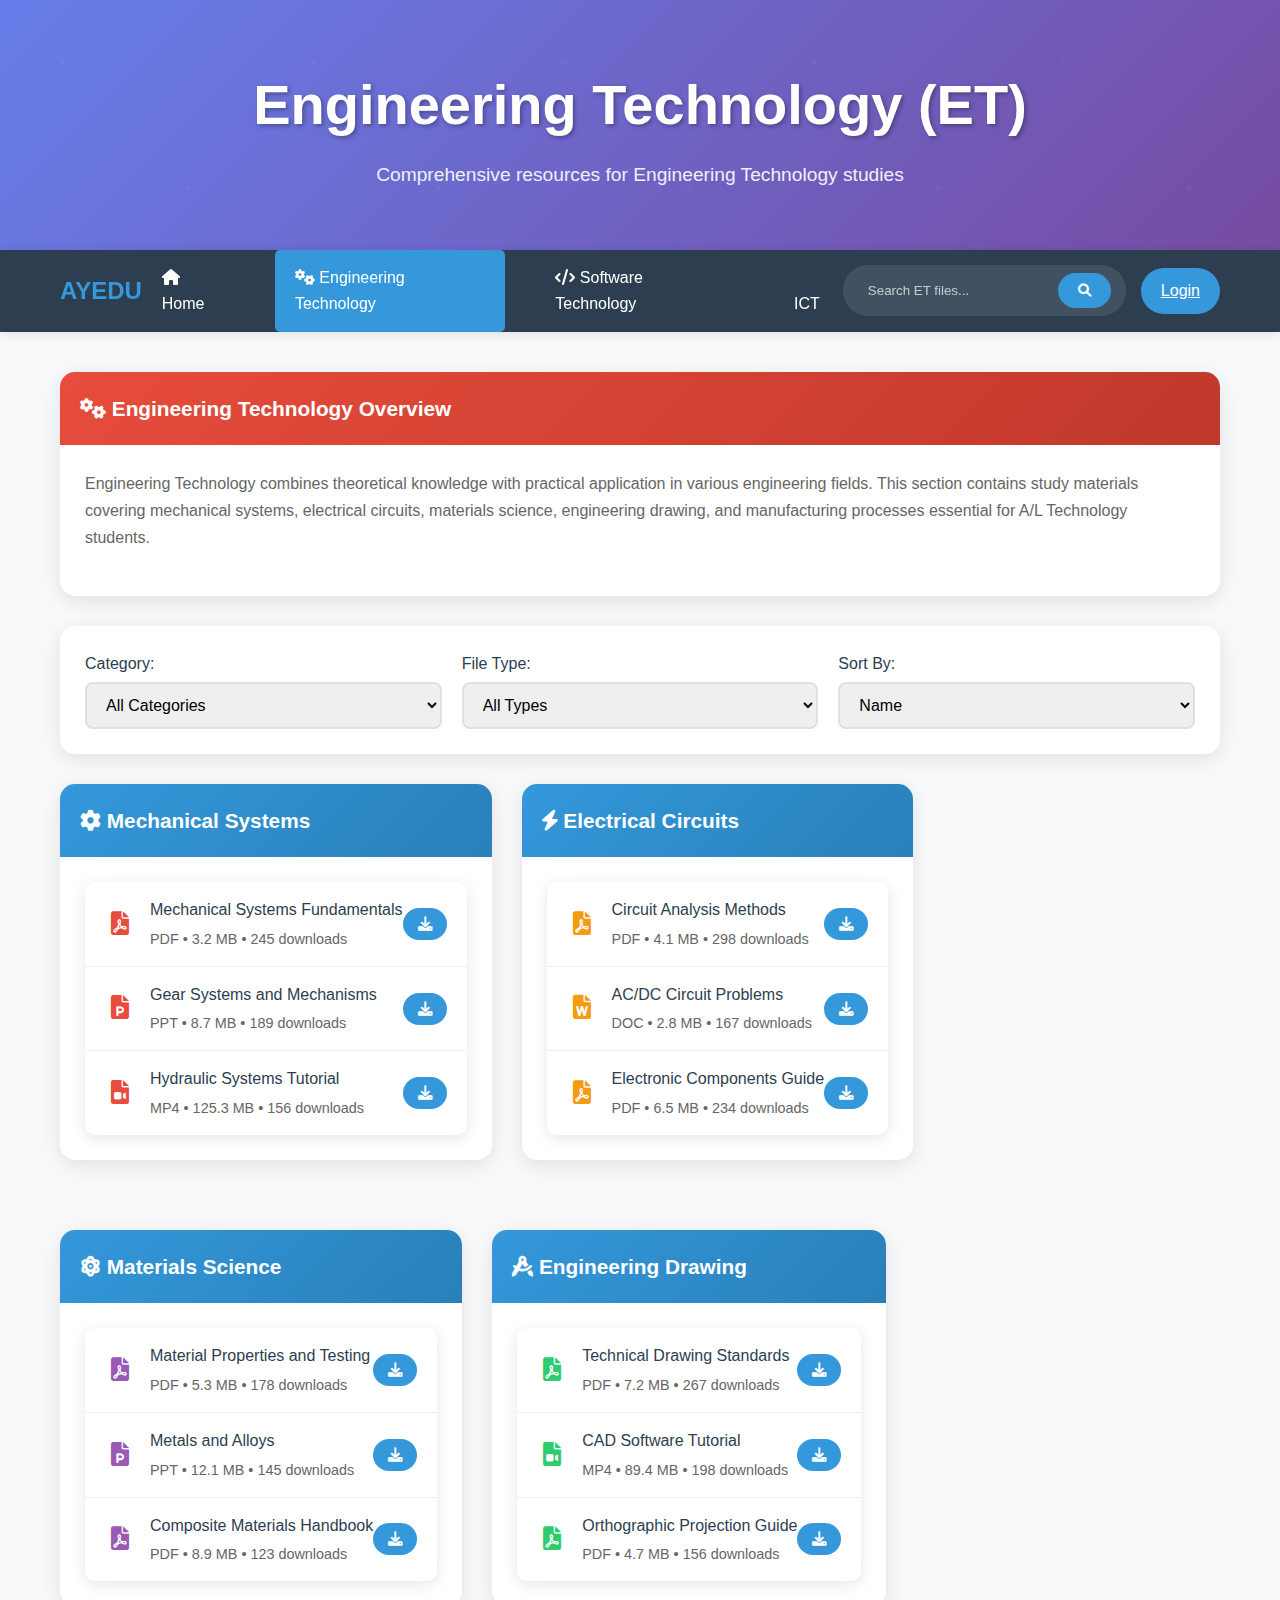
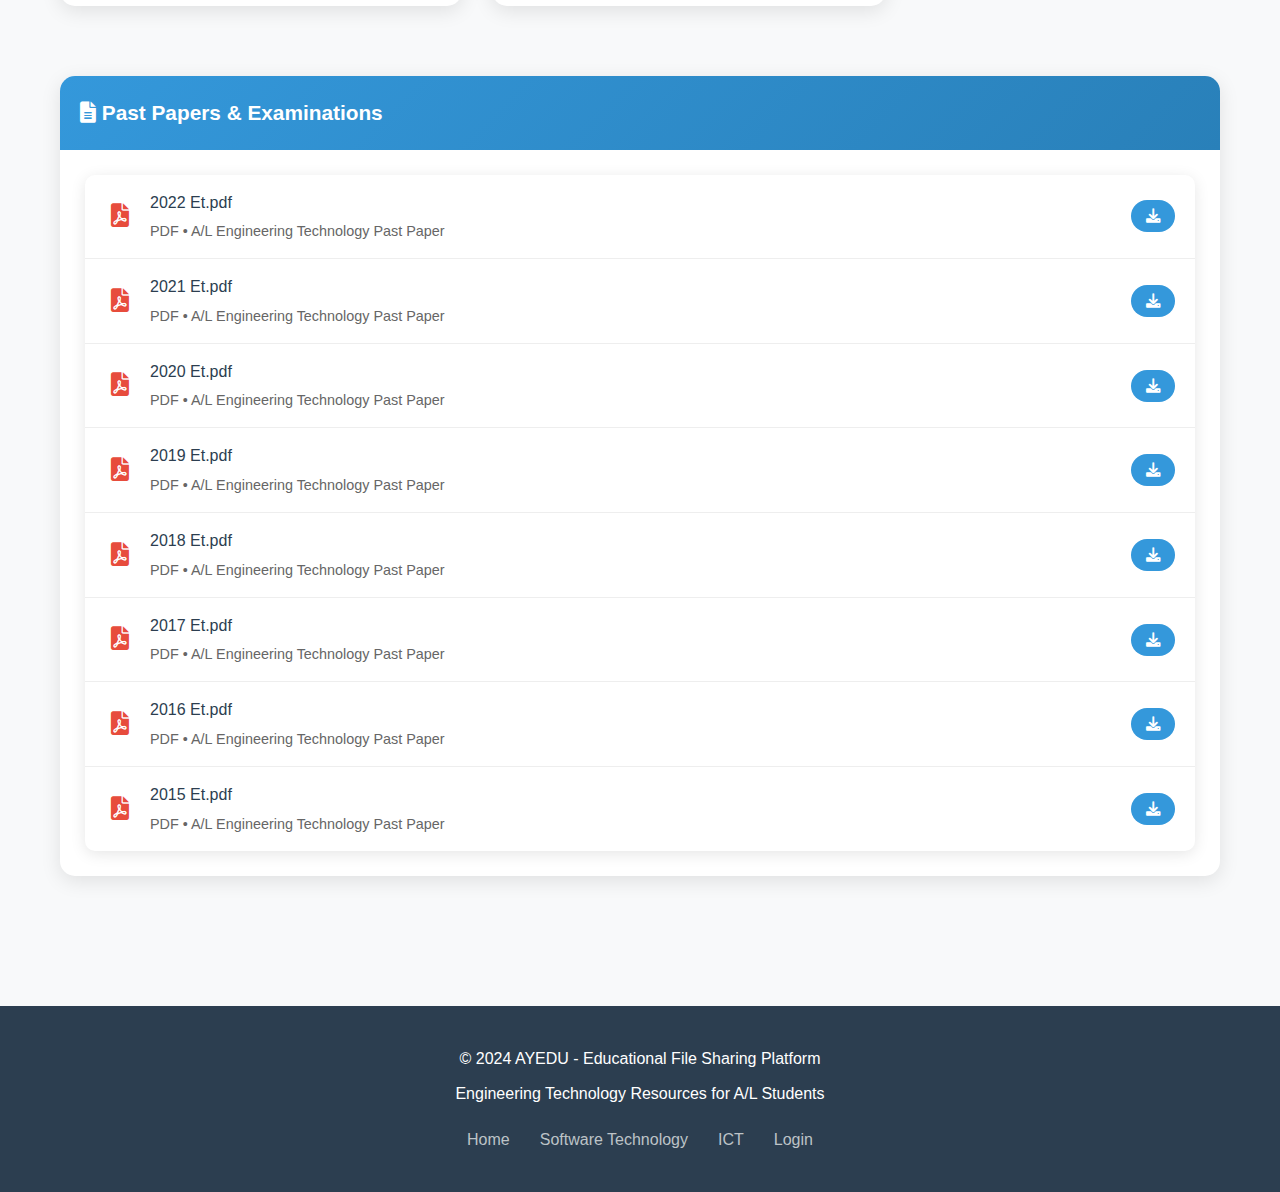
<file: et.html>
<!DOCTYPE html>
<html lang="en">
<head>
    <meta charset="UTF-8">
    <meta name="viewport" content="width=device-width, initial-scale=1.0">
    <title>Engineering Technology (ET) - AYEDU</title>
    <link rel="stylesheet" href="styles.css">
    <link rel="stylesheet" href="https://cdnjs.cloudflare.com/ajax/libs/font-awesome/6.0.0/css/all.min.css">
</head>
<body>
    <!-- Header Section -->
    <div class="header">
        <h1>Engineering Technology (ET)</h1>
        <p>Comprehensive resources for Engineering Technology studies</p>
    </div>

    <!-- Navigation Bar -->
    <nav class="navbar">
        <div class="nav-container">
            <a href="index.html" class="logo">AYEDU</a>
            <ul class="nav-list">
                <li><a href="index.html"><i class="fas fa-home"></i> Home</a></li>
                <li><a href="et.html" class="active"><i class="fas fa-cogs"></i> Engineering Technology</a></li>
                <li><a href="sft.html"><i class="fas fa-code"></i> Software Technology</a></li>
                <li><a href="ict.html"><i class="fas fa-computer"></i> ICT</a></li>
            </ul>
            <div class="nav-right">
                <div class="search-box">
                    <input type="text" placeholder="Search ET files..." id="searchInput">
                    <button class="btn" onclick="searchFiles()"><i class="fas fa-search"></i></button>
                </div>
                <a href="login.html" class="btn">Login</a>
            </div>
        </div>
    </nav>

    <!-- Main Content -->
    <div class="container">
        <!-- Subject Overview -->
        <div class="card fade-in-up">
            <div class="card-header" style="background: linear-gradient(135deg, #e74c3c, #c0392b);">
                <i class="fas fa-cogs"></i> Engineering Technology Overview
            </div>
            <div class="card-body">
                <p class="card-text">
                    Engineering Technology combines theoretical knowledge with practical application in various engineering fields. 
                    This section contains study materials covering mechanical systems, electrical circuits, materials science, 
                    engineering drawing, and manufacturing processes essential for A/L Technology students.
                </p>
            </div>
        </div>

        <!-- Filter and Sort Options -->
        <div class="card">
            <div class="card-body">
                <div class="filter-controls">
                    <div class="filter-group">
                        <label for="categoryFilter">Category:</label>
                        <select id="categoryFilter" class="form-control" onchange="filterFiles()">
                            <option value="all">All Categories</option>
                            <option value="mechanical">Mechanical Systems</option>
                            <option value="electrical">Electrical Circuits</option>
                            <option value="materials">Materials Science</option>
                            <option value="drawing">Engineering Drawing</option>
                            <option value="manufacturing">Manufacturing</option>
                        </select>
                    </div>
                    <div class="filter-group">
                        <label for="typeFilter">File Type:</label>
                        <select id="typeFilter" class="form-control" onchange="filterFiles()">
                            <option value="all">All Types</option>
                            <option value="pdf">PDF Documents</option>
                            <option value="ppt">Presentations</option>
                            <option value="doc">Word Documents</option>
                            <option value="video">Video Tutorials</option>
                        </select>
                    </div>
                    <div class="filter-group">
                        <label for="sortBy">Sort By:</label>
                        <select id="sortBy" class="form-control" onchange="sortFiles()">
                            <option value="name">Name</option>
                            <option value="date">Date Added</option>
                            <option value="size">File Size</option>
                            <option value="downloads">Downloads</option>
                        </select>
                    </div>
                </div>
            </div>
        </div>

        <!-- File Categories -->
        <div class="row">
            <!-- Mechanical Systems -->
            <div class="col-md-6">
                <div class="card category-card" data-category="mechanical">
                    <div class="card-header">
                        <i class="fas fa-gear"></i> Mechanical Systems
                    </div>
                    <div class="card-body">
                        <div class="file-list">
                            <div class="file-item" data-category="mechanical" data-type="pdf" data-date="2024-01-15">
                                <div class="file-icon" style="color: #e74c3c;">
                                    <i class="fas fa-file-pdf"></i>
                                </div>
                                <div class="file-info">
                                    <div class="file-name">Mechanical Systems Fundamentals</div>
                                    <div class="file-meta">PDF • 3.2 MB • 245 downloads</div>
                                </div>
                                <button class="file-download" onclick="downloadFile('mechanical-fundamentals.pdf')">
                                    <i class="fas fa-download"></i>
                                </button>
                            </div>
                            
                            <div class="file-item" data-category="mechanical" data-type="ppt" data-date="2024-01-10">
                                <div class="file-icon" style="color: #e74c3c;">
                                    <i class="fas fa-file-powerpoint"></i>
                                </div>
                                <div class="file-info">
                                    <div class="file-name">Gear Systems and Mechanisms</div>
                                    <div class="file-meta">PPT • 8.7 MB • 189 downloads</div>
                                </div>
                                <button class="file-download" onclick="downloadFile('gear-systems.ppt')">
                                    <i class="fas fa-download"></i>
                                </button>
                            </div>
                            
                            <div class="file-item" data-category="mechanical" data-type="video" data-date="2024-01-08">
                                <div class="file-icon" style="color: #e74c3c;">
                                    <i class="fas fa-file-video"></i>
                                </div>
                                <div class="file-info">
                                    <div class="file-name">Hydraulic Systems Tutorial</div>
                                    <div class="file-meta">MP4 • 125.3 MB • 156 downloads</div>
                                </div>
                                <button class="file-download" onclick="downloadFile('hydraulic-tutorial.mp4')">
                                    <i class="fas fa-download"></i>
                                </button>
                            </div>
                        </div>
                    </div>
                </div>
            </div>

            <!-- Electrical Circuits -->
            <div class="col-md-6">
                <div class="card category-card" data-category="electrical">
                    <div class="card-header">
                        <i class="fas fa-bolt"></i> Electrical Circuits
                    </div>
                    <div class="card-body">
                        <div class="file-list">
                            <div class="file-item" data-category="electrical" data-type="pdf" data-date="2024-01-12">
                                <div class="file-icon" style="color: #f39c12;">
                                    <i class="fas fa-file-pdf"></i>
                                </div>
                                <div class="file-info">
                                    <div class="file-name">Circuit Analysis Methods</div>
                                    <div class="file-meta">PDF • 4.1 MB • 298 downloads</div>
                                </div>
                                <button class="file-download" onclick="downloadFile('circuit-analysis.pdf')">
                                    <i class="fas fa-download"></i>
                                </button>
                            </div>
                            
                            <div class="file-item" data-category="electrical" data-type="doc" data-date="2024-01-09">
                                <div class="file-icon" style="color: #f39c12;">
                                    <i class="fas fa-file-word"></i>
                                </div>
                                <div class="file-info">
                                    <div class="file-name">AC/DC Circuit Problems</div>
                                    <div class="file-meta">DOC • 2.8 MB • 167 downloads</div>
                                </div>
                                <button class="file-download" onclick="downloadFile('ac-dc-problems.doc')">
                                    <i class="fas fa-download"></i>
                                </button>
                            </div>
                            
                            <div class="file-item" data-category="electrical" data-type="pdf" data-date="2024-01-05">
                                <div class="file-icon" style="color: #f39c12;">
                                    <i class="fas fa-file-pdf"></i>
                                </div>
                                <div class="file-info">
                                    <div class="file-name">Electronic Components Guide</div>
                                    <div class="file-meta">PDF • 6.5 MB • 234 downloads</div>
                                </div>
                                <button class="file-download" onclick="downloadFile('components-guide.pdf')">
                                    <i class="fas fa-download"></i>
                                </button>
                            </div>
                        </div>
                    </div>
                </div>
            </div>
        </div>

        <div class="row">
            <!-- Materials Science -->
            <div class="col-md-6">
                <div class="card category-card" data-category="materials">
                    <div class="card-header">
                        <i class="fas fa-atom"></i> Materials Science
                    </div>
                    <div class="card-body">
                        <div class="file-list">
                            <div class="file-item" data-category="materials" data-type="pdf" data-date="2024-01-14">
                                <div class="file-icon" style="color: #9b59b6;">
                                    <i class="fas fa-file-pdf"></i>
                                </div>
                                <div class="file-info">
                                    <div class="file-name">Material Properties and Testing</div>
                                    <div class="file-meta">PDF • 5.3 MB • 178 downloads</div>
                                </div>
                                <button class="file-download" onclick="downloadFile('material-properties.pdf')">
                                    <i class="fas fa-download"></i>
                                </button>
                            </div>
                            
                            <div class="file-item" data-category="materials" data-type="ppt" data-date="2024-01-11">
                                <div class="file-icon" style="color: #9b59b6;">
                                    <i class="fas fa-file-powerpoint"></i>
                                </div>
                                <div class="file-info">
                                    <div class="file-name">Metals and Alloys</div>
                                    <div class="file-meta">PPT • 12.1 MB • 145 downloads</div>
                                </div>
                                <button class="file-download" onclick="downloadFile('metals-alloys.ppt')">
                                    <i class="fas fa-download"></i>
                                </button>
                            </div>
                            
                            <div class="file-item" data-category="materials" data-type="pdf" data-date="2024-01-07">
                                <div class="file-icon" style="color: #9b59b6;">
                                    <i class="fas fa-file-pdf"></i>
                                </div>
                                <div class="file-info">
                                    <div class="file-name">Composite Materials Handbook</div>
                                    <div class="file-meta">PDF • 8.9 MB • 123 downloads</div>
                                </div>
                                <button class="file-download" onclick="downloadFile('composite-materials.pdf')">
                                    <i class="fas fa-download"></i>
                                </button>
                            </div>
                        </div>
                    </div>
                </div>
            </div>

            <!-- Engineering Drawing -->
            <div class="col-md-6">
                <div class="card category-card" data-category="drawing">
                    <div class="card-header">
                        <i class="fas fa-drafting-compass"></i> Engineering Drawing
                    </div>
                    <div class="card-body">
                        <div class="file-list">
                            <div class="file-item" data-category="drawing" data-type="pdf" data-date="2024-01-13">
                                <div class="file-icon" style="color: #2ecc71;">
                                    <i class="fas fa-file-pdf"></i>
                                </div>
                                <div class="file-info">
                                    <div class="file-name">Technical Drawing Standards</div>
                                    <div class="file-meta">PDF • 7.2 MB • 267 downloads</div>
                                </div>
                                <button class="file-download" onclick="downloadFile('drawing-standards.pdf')">
                                    <i class="fas fa-download"></i>
                                </button>
                            </div>
                            
                            <div class="file-item" data-category="drawing" data-type="video" data-date="2024-01-06">
                                <div class="file-icon" style="color: #2ecc71;">
                                    <i class="fas fa-file-video"></i>
                                </div>
                                <div class="file-info">
                                    <div class="file-name">CAD Software Tutorial</div>
                                    <div class="file-meta">MP4 • 89.4 MB • 198 downloads</div>
                                </div>
                                <button class="file-download" onclick="downloadFile('cad-tutorial.mp4')">
                                    <i class="fas fa-download"></i>
                                </button>
                            </div>
                            
                            <div class="file-item" data-category="drawing" data-type="pdf" data-date="2024-01-04">
                                <div class="file-icon" style="color: #2ecc71;">
                                    <i class="fas fa-file-pdf"></i>
                                </div>
                                <div class="file-info">
                                    <div class="file-name">Orthographic Projection Guide</div>
                                    <div class="file-meta">PDF • 4.7 MB • 156 downloads</div>
                                </div>
                                <button class="file-download" onclick="downloadFile('orthographic-guide.pdf')">
                                    <i class="fas fa-download"></i>
                                </button>
                            </div>
                        </div>
                    </div>
                </div>
            </div>
        </div>

        <!-- Past Papers Section -->
        <div class="card">
            <div class="card-header">
                <i class="fas fa-file-alt"></i> Past Papers & Examinations
            </div>
            <div class="card-body">
                <div class="file-list">
                    <div class="file-item" data-category="exam" data-type="pdf" data-date="2022-01-01">
                        <div class="file-icon" style="color: #e74c3c;">
                            <i class="fas fa-file-pdf"></i>
                        </div>
                        <div class="file-info">
                            <div class="file-name">2022 Et.pdf</div>
                            <div class="file-meta">PDF • A/L Engineering Technology Past Paper</div>
                        </div>
                        <button class="file-download" onclick="window.open('https://drive.google.com/file/d/1VtZz1GT4FBCUXr7ro_nMtsBtl-AjxQOu/view?usp=drive_link', '_blank')">
                            <i class="fas fa-download"></i>
                        </button>
                    </div>
                    
                    <div class="file-item" data-category="exam" data-type="pdf" data-date="2021-01-01">
                        <div class="file-icon" style="color: #e74c3c;">
                            <i class="fas fa-file-pdf"></i>
                        </div>
                        <div class="file-info">
                            <div class="file-name">2021 Et.pdf</div>
                            <div class="file-meta">PDF • A/L Engineering Technology Past Paper</div>
                        </div>
                        <button class="file-download" onclick="window.open('https://drive.google.com/file/d/1RgzP_2uXQTSxnkd8q9SDEtV1CD9KxNM_/view?usp=drive_link', '_blank')">
                            <i class="fas fa-download"></i>
                        </button>
                    </div>
                    
                    <div class="file-item" data-category="exam" data-type="pdf" data-date="2020-01-01">
                        <div class="file-icon" style="color: #e74c3c;">
                            <i class="fas fa-file-pdf"></i>
                        </div>
                        <div class="file-info">
                            <div class="file-name">2020 Et.pdf</div>
                            <div class="file-meta">PDF • A/L Engineering Technology Past Paper</div>
                        </div>
                        <button class="file-download" onclick="window.open('https://drive.google.com/file/d/1jtz5F7cnXaDLWMw_UlQDnVDhkAclgibn/view?usp=drive_link', '_blank')">
                            <i class="fas fa-download"></i>
                        </button>
                    </div>
                    
                    <div class="file-item" data-category="exam" data-type="pdf" data-date="2019-01-01">
                        <div class="file-icon" style="color: #e74c3c;">
                            <i class="fas fa-file-pdf"></i>
                        </div>
                        <div class="file-info">
                            <div class="file-name">2019 Et.pdf</div>
                            <div class="file-meta">PDF • A/L Engineering Technology Past Paper</div>
                        </div>
                        <button class="file-download" onclick="window.open('https://drive.google.com/file/d/1HvtBoeLIq6ctep1p0BEW73M8yZb1H5lU/view?usp=drive_link', '_blank')">
                            <i class="fas fa-download"></i>
                        </button>
                    </div>
                    
                    <div class="file-item" data-category="exam" data-type="pdf" data-date="2018-01-01">
                        <div class="file-icon" style="color: #e74c3c;">
                            <i class="fas fa-file-pdf"></i>
                        </div>
                        <div class="file-info">
                            <div class="file-name">2018 Et.pdf</div>
                            <div class="file-meta">PDF • A/L Engineering Technology Past Paper</div>
                        </div>
                        <button class="file-download" onclick="window.open('https://drive.google.com/file/d/19aYdTkda8wJ1EXSRe1aW0pKS_AlGzGmn/view?usp=drive_link', '_blank')">
                            <i class="fas fa-download"></i>
                        </button>
                    </div>
                    
                    <div class="file-item" data-category="exam" data-type="pdf" data-date="2017-01-01">
                        <div class="file-icon" style="color: #e74c3c;">
                            <i class="fas fa-file-pdf"></i>
                        </div>
                        <div class="file-info">
                            <div class="file-name">2017 Et.pdf</div>
                            <div class="file-meta">PDF • A/L Engineering Technology Past Paper</div>
                        </div>
                        <button class="file-download" onclick="window.open('https://drive.google.com/file/d/1hdimBpIZq8VZGAyMkvWCLANoFfA_j52Q/view?usp=drive_link', '_blank')">
                            <i class="fas fa-download"></i>
                        </button>
                    </div>
                    
                    <div class="file-item" data-category="exam" data-type="pdf" data-date="2016-01-01">
                        <div class="file-icon" style="color: #e74c3c;">
                            <i class="fas fa-file-pdf"></i>
                        </div>
                        <div class="file-info">
                            <div class="file-name">2016 Et.pdf</div>
                            <div class="file-meta">PDF • A/L Engineering Technology Past Paper</div>
                        </div>
                        <button class="file-download" onclick="window.open('https://drive.google.com/file/d/1J8822yRmbLZv_tdSiI54pKjkcgPikNJ-/view?usp=drive_link', '_blank')">
                            <i class="fas fa-download"></i>
                        </button>
                    </div>
                    
                    <div class="file-item" data-category="exam" data-type="pdf" data-date="2015-01-01">
                        <div class="file-icon" style="color: #e74c3c;">
                            <i class="fas fa-file-pdf"></i>
                        </div>
                        <div class="file-info">
                            <div class="file-name">2015 Et.pdf</div>
                            <div class="file-meta">PDF • A/L Engineering Technology Past Paper</div>
                        </div>
                        <button class="file-download" onclick="window.open('https://drive.google.com/file/d/1Ff5mjT7omwdMa7naknG8ODNuVUG9rbyo/view?usp=drive_link', '_blank')">
                            <i class="fas fa-download"></i>
                        </button>
                    </div>
                </div>
            </div>
        </div>
    </div>

    <!-- Footer -->
    <footer class="footer">
        <p>&copy; 2024 AYEDU - Educational File Sharing Platform</p>
        <p>Engineering Technology Resources for A/L Students</p>
        <div class="footer-links">
            <a href="index.html">Home</a>
            <a href="sft.html">Software Technology</a>
            <a href="ict.html">ICT</a>
            <a href="login.html">Login</a>
        </div>
    </footer>

    <script>
        // File download simulation
        function downloadFile(filename) {
            alert(`Downloading: ${filename}\n\nIn a real implementation, this would initiate the file download.`);
        }

        // Search functionality
        function searchFiles() {
            const searchTerm = document.getElementById('searchInput').value.toLowerCase();
            if (searchTerm.trim() === '') {
                alert('Please enter a search term');
                return;
            }
            
            const fileItems = document.querySelectorAll('.file-item');
            let found = false;
            
            fileItems.forEach(item => {
                const fileName = item.querySelector('.file-name').textContent.toLowerCase();
                if (fileName.includes(searchTerm)) {
                    item.style.display = 'flex';
                    item.style.backgroundColor = '#fff3cd';
                    found = true;
                } else {
                    item.style.display = 'none';
                }
            });
            
            if (!found) {
                alert(`No files found matching: "${searchTerm}"`);
                showAllFiles();
            }
        }

        // Filter files by category and type
        function filterFiles() {
            const categoryFilter = document.getElementById('categoryFilter').value;
            const typeFilter = document.getElementById('typeFilter').value;
            const fileItems = document.querySelectorAll('.file-item');
            
            fileItems.forEach(item => {
                const category = item.getAttribute('data-category');
                const type = item.getAttribute('data-type');
                
                const categoryMatch = categoryFilter === 'all' || category === categoryFilter;
                const typeMatch = typeFilter === 'all' || type === typeFilter;
                
                if (categoryMatch && typeMatch) {
                    item.style.display = 'flex';
                    item.style.backgroundColor = '';
                } else {
                    item.style.display = 'none';
                }
            });
        }

        // Sort files
        function sortFiles() {
            const sortBy = document.getElementById('sortBy').value;
            const categories = document.querySelectorAll('.category-card');
            
            categories.forEach(category => {
                const fileList = category.querySelector('.file-list');
                const fileItems = Array.from(fileList.querySelectorAll('.file-item'));
                
                fileItems.sort((a, b) => {
                    switch(sortBy) {
                        case 'name':
                            return a.querySelector('.file-name').textContent.localeCompare(
                                b.querySelector('.file-name').textContent
                            );
                        case 'date':
                            return new Date(b.getAttribute('data-date')) - new Date(a.getAttribute('data-date'));
                        case 'size':
                            const sizeA = parseFloat(a.querySelector('.file-meta').textContent.match(/[\d.]+/)[0]);
                            const sizeB = parseFloat(b.querySelector('.file-meta').textContent.match(/[\d.]+/)[0]);
                            return sizeB - sizeA;
                        case 'downloads':
                            const downloadsA = parseInt(a.querySelector('.file-meta').textContent.match(/(\d+) downloads/)[1]);
                            const downloadsB = parseInt(b.querySelector('.file-meta').textContent.match(/(\d+) downloads/)[1]);
                            return downloadsB - downloadsA;
                        default:
                            return 0;
                    }
                });
                
                fileItems.forEach(item => fileList.appendChild(item));
            });
        }

        // Show all files
        function showAllFiles() {
            const fileItems = document.querySelectorAll('.file-item');
            fileItems.forEach(item => {
                item.style.display = 'flex';
                item.style.backgroundColor = '';
            });
        }

        // Enter key search
        document.getElementById('searchInput').addEventListener('keypress', function(e) {
            if (e.key === 'Enter') {
                searchFiles();
            }
        });

        // Add animations on load
        document.addEventListener('DOMContentLoaded', function() {
            const cards = document.querySelectorAll('.card');
            cards.forEach((card, index) => {
                setTimeout(() => {
                    card.classList.add('fade-in-up');
                }, index * 100);
            });
        });
    </script>

    <style>
        .active {
            background-color: #3498db !important;
        }
        
        .filter-controls {
            display: flex;
            gap: 20px;
            flex-wrap: wrap;
            align-items: end;
        }
        
        .filter-group {
            flex: 1;
            min-width: 150px;
        }
        
        .filter-group label {
            display: block;
            margin-bottom: 5px;
            font-weight: 500;
            color: #2c3e50;
        }
        
        .category-card {
            margin-bottom: 30px;
        }
        
        @media screen and (max-width: 768px) {
            .filter-controls {
                flex-direction: column;
            }
            
            .filter-group {
                width: 100%;
            }
        }
    </style>
</body>
</html>
</file>
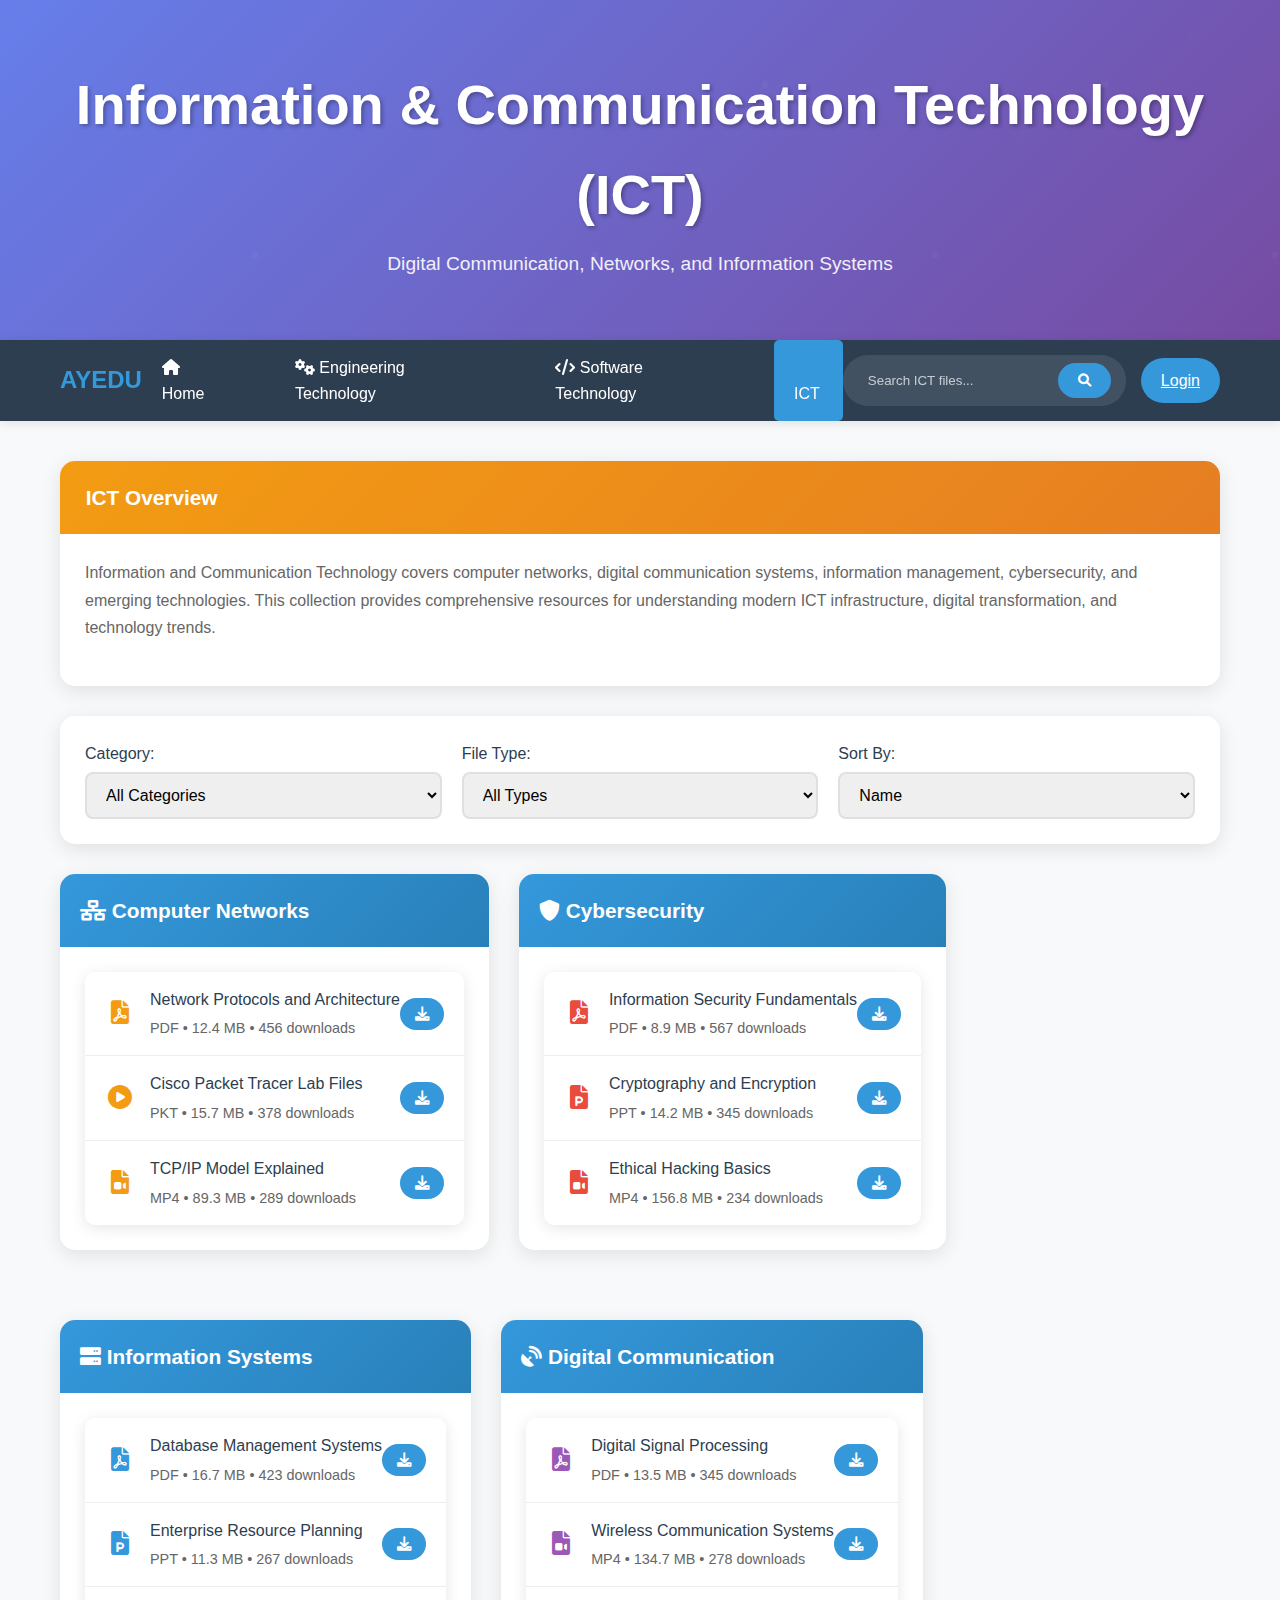
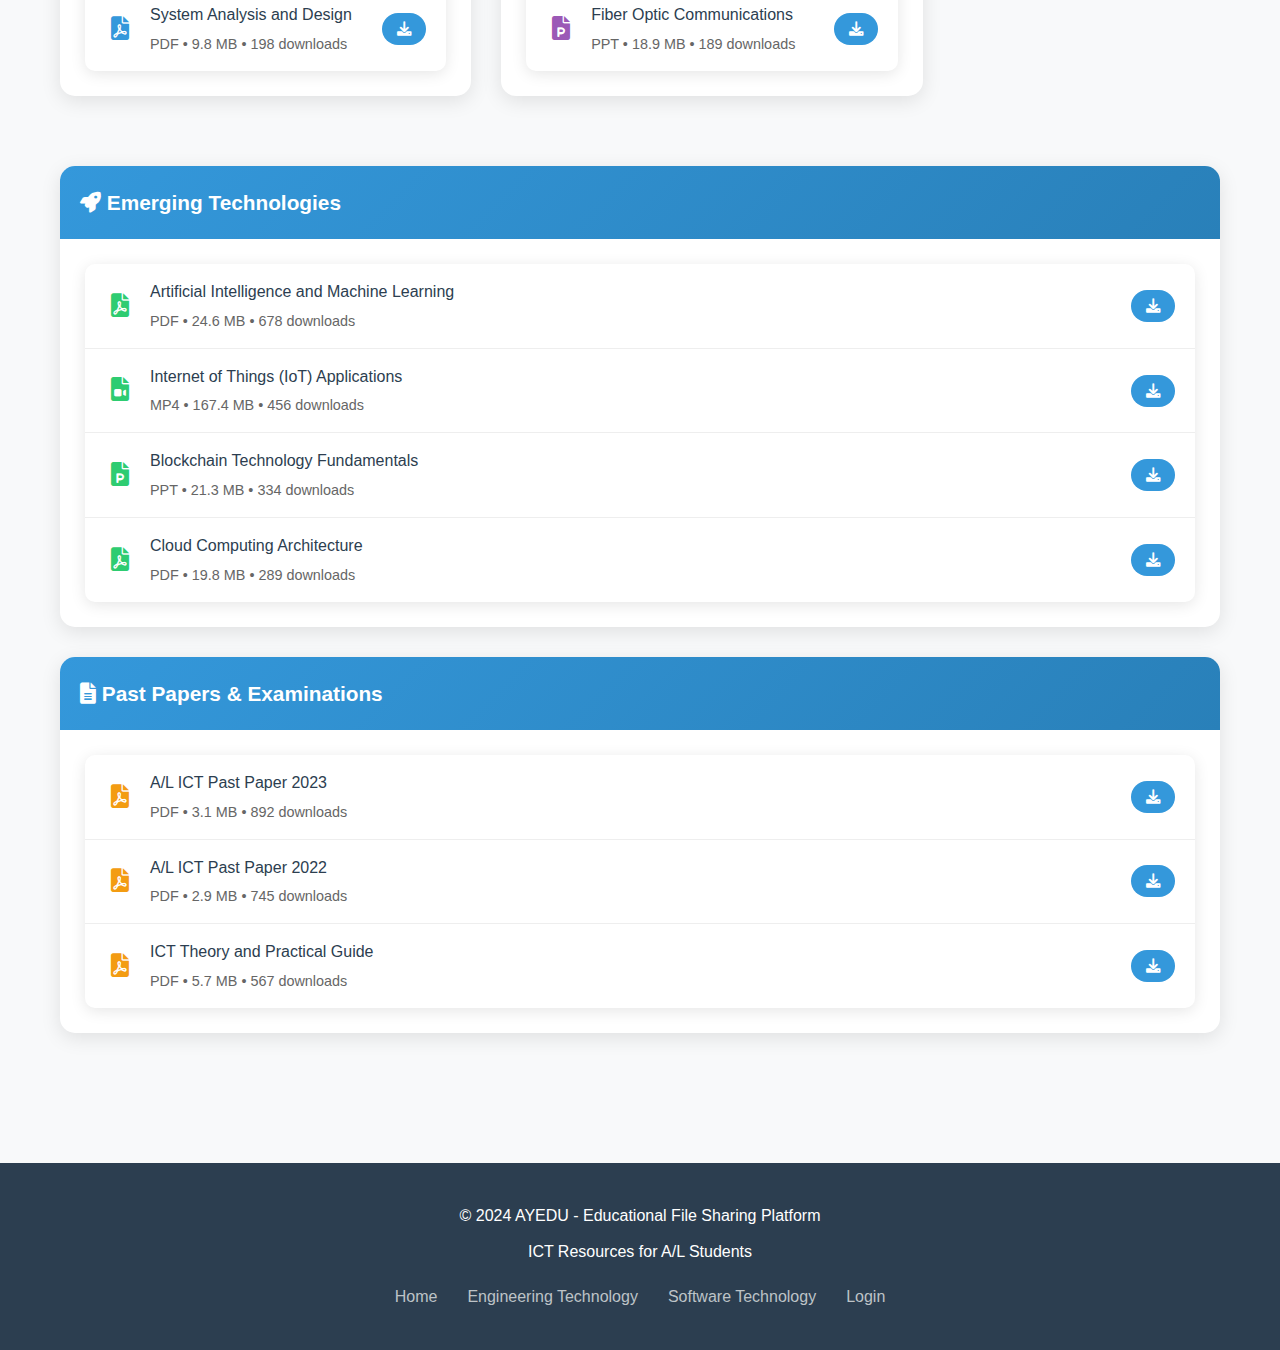
<file: ict.html>
<!DOCTYPE html>
<html lang="en">
<head>
    <meta charset="UTF-8">
    <meta name="viewport" content="width=device-width, initial-scale=1.0">
    <title>Information & Communication Technology (ICT) - AYEDU</title>
    <link rel="stylesheet" href="styles.css">
    <link rel="stylesheet" href="https://cdnjs.cloudflare.com/ajax/libs/font-awesome/6.0.0/css/all.min.css">
</head>
<body>
    <!-- Header Section -->
    <div class="header">
        <h1>Information & Communication Technology (ICT)</h1>
        <p>Digital Communication, Networks, and Information Systems</p>
    </div>

    <!-- Navigation Bar -->
    <nav class="navbar">
        <div class="nav-container">
            <a href="index.html" class="logo">AYEDU</a>
            <ul class="nav-list">
                <li><a href="index.html"><i class="fas fa-home"></i> Home</a></li>
                <li><a href="et.html"><i class="fas fa-cogs"></i> Engineering Technology</a></li>
                <li><a href="sft.html"><i class="fas fa-code"></i> Software Technology</a></li>
                <li><a href="ict.html" class="active"><i class="fas fa-computer"></i> ICT</a></li>
            </ul>
            <div class="nav-right">
                <div class="search-box">
                    <input type="text" placeholder="Search ICT files..." id="searchInput">
                    <button class="btn" onclick="searchFiles()"><i class="fas fa-search"></i></button>
                </div>
                <a href="login.html" class="btn">Login</a>
            </div>
        </div>
    </nav>

    <!-- Main Content -->
    <div class="container">
        <!-- Subject Overview -->
        <div class="card fade-in-up">
            <div class="card-header" style="background: linear-gradient(135deg, #f39c12, #e67e22);">
                <i class="fas fa-computer"></i> ICT Overview
            </div>
            <div class="card-body">
                <p class="card-text">
                    Information and Communication Technology covers computer networks, digital communication systems, 
                    information management, cybersecurity, and emerging technologies. This collection provides comprehensive 
                    resources for understanding modern ICT infrastructure, digital transformation, and technology trends.
                </p>
            </div>
        </div>

        <!-- Filter and Sort Options -->
        <div class="card">
            <div class="card-body">
                <div class="filter-controls">
                    <div class="filter-group">
                        <label for="categoryFilter">Category:</label>
                        <select id="categoryFilter" class="form-control" onchange="filterFiles()">
                            <option value="all">All Categories</option>
                            <option value="networks">Computer Networks</option>
                            <option value="security">Cybersecurity</option>
                            <option value="systems">Information Systems</option>
                            <option value="communication">Digital Communication</option>
                            <option value="emerging">Emerging Technologies</option>
                        </select>
                    </div>
                    <div class="filter-group">
                        <label for="typeFilter">File Type:</label>
                        <select id="typeFilter" class="form-control" onchange="filterFiles()">
                            <option value="all">All Types</option>
                            <option value="pdf">PDF Documents</option>
                            <option value="ppt">Presentations</option>
                            <option value="video">Video Tutorials</option>
                            <option value="simulation">Simulations</option>
                        </select>
                    </div>
                    <div class="filter-group">
                        <label for="sortBy">Sort By:</label>
                        <select id="sortBy" class="form-control" onchange="sortFiles()">
                            <option value="name">Name</option>
                            <option value="date">Date Added</option>
                            <option value="size">File Size</option>
                            <option value="downloads">Downloads</option>
                        </select>
                    </div>
                </div>
            </div>
        </div>

        <!-- File Categories -->
        <div class="row">
            <!-- Computer Networks -->
            <div class="col-md-6">
                <div class="card category-card" data-category="networks">
                    <div class="card-header">
                        <i class="fas fa-network-wired"></i> Computer Networks
                    </div>
                    <div class="card-body">
                        <div class="file-list">
                            <div class="file-item" data-category="networks" data-type="pdf" data-date="2024-01-15">
                                <div class="file-icon" style="color: #f39c12;">
                                    <i class="fas fa-file-pdf"></i>
                                </div>
                                <div class="file-info">
                                    <div class="file-name">Network Protocols and Architecture</div>
                                    <div class="file-meta">PDF • 12.4 MB • 456 downloads</div>
                                </div>
                                <button class="file-download" onclick="downloadFile('network-protocols.pdf')">
                                    <i class="fas fa-download"></i>
                                </button>
                            </div>
                            
                            <div class="file-item" data-category="networks" data-type="simulation" data-date="2024-01-12">
                                <div class="file-icon" style="color: #f39c12;">
                                    <i class="fas fa-play-circle"></i>
                                </div>
                                <div class="file-info">
                                    <div class="file-name">Cisco Packet Tracer Lab Files</div>
                                    <div class="file-meta">PKT • 15.7 MB • 378 downloads</div>
                                </div>
                                <button class="file-download" onclick="downloadFile('cisco-labs.zip')">
                                    <i class="fas fa-download"></i>
                                </button>
                            </div>
                            
                            <div class="file-item" data-category="networks" data-type="video" data-date="2024-01-10">
                                <div class="file-icon" style="color: #f39c12;">
                                    <i class="fas fa-file-video"></i>
                                </div>
                                <div class="file-info">
                                    <div class="file-name">TCP/IP Model Explained</div>
                                    <div class="file-meta">MP4 • 89.3 MB • 289 downloads</div>
                                </div>
                                <button class="file-download" onclick="downloadFile('tcpip-model.mp4')">
                                    <i class="fas fa-download"></i>
                                </button>
                            </div>
                        </div>
                    </div>
                </div>
            </div>

            <!-- Cybersecurity -->
            <div class="col-md-6">
                <div class="card category-card" data-category="security">
                    <div class="card-header">
                        <i class="fas fa-shield-alt"></i> Cybersecurity
                    </div>
                    <div class="card-body">
                        <div class="file-list">
                            <div class="file-item" data-category="security" data-type="pdf" data-date="2024-01-14">
                                <div class="file-icon" style="color: #e74c3c;">
                                    <i class="fas fa-file-pdf"></i>
                                </div>
                                <div class="file-info">
                                    <div class="file-name">Information Security Fundamentals</div>
                                    <div class="file-meta">PDF • 8.9 MB • 567 downloads</div>
                                </div>
                                <button class="file-download" onclick="downloadFile('info-security.pdf')">
                                    <i class="fas fa-download"></i>
                                </button>
                            </div>
                            
                            <div class="file-item" data-category="security" data-type="ppt" data-date="2024-01-11">
                                <div class="file-icon" style="color: #e74c3c;">
                                    <i class="fas fa-file-powerpoint"></i>
                                </div>
                                <div class="file-info">
                                    <div class="file-name">Cryptography and Encryption</div>
                                    <div class="file-meta">PPT • 14.2 MB • 345 downloads</div>
                                </div>
                                <button class="file-download" onclick="downloadFile('cryptography.ppt')">
                                    <i class="fas fa-download"></i>
                                </button>
                            </div>
                            
                            <div class="file-item" data-category="security" data-type="video" data-date="2024-01-08">
                                <div class="file-icon" style="color: #e74c3c;">
                                    <i class="fas fa-file-video"></i>
                                </div>
                                <div class="file-info">
                                    <div class="file-name">Ethical Hacking Basics</div>
                                    <div class="file-meta">MP4 • 156.8 MB • 234 downloads</div>
                                </div>
                                <button class="file-download" onclick="downloadFile('ethical-hacking.mp4')">
                                    <i class="fas fa-download"></i>
                                </button>
                            </div>
                        </div>
                    </div>
                </div>
            </div>
        </div>

        <div class="row">
            <!-- Information Systems -->
            <div class="col-md-6">
                <div class="card category-card" data-category="systems">
                    <div class="card-header">
                        <i class="fas fa-server"></i> Information Systems
                    </div>
                    <div class="card-body">
                        <div class="file-list">
                            <div class="file-item" data-category="systems" data-type="pdf" data-date="2024-01-13">
                                <div class="file-icon" style="color: #3498db;">
                                    <i class="fas fa-file-pdf"></i>
                                </div>
                                <div class="file-info">
                                    <div class="file-name">Database Management Systems</div>
                                    <div class="file-meta">PDF • 16.7 MB • 423 downloads</div>
                                </div>
                                <button class="file-download" onclick="downloadFile('dbms-guide.pdf')">
                                    <i class="fas fa-download"></i>
                                </button>
                            </div>
                            
                            <div class="file-item" data-category="systems" data-type="ppt" data-date="2024-01-09">
                                <div class="file-icon" style="color: #3498db;">
                                    <i class="fas fa-file-powerpoint"></i>
                                </div>
                                <div class="file-info">
                                    <div class="file-name">Enterprise Resource Planning</div>
                                    <div class="file-meta">PPT • 11.3 MB • 267 downloads</div>
                                </div>
                                <button class="file-download" onclick="downloadFile('erp-systems.ppt')">
                                    <i class="fas fa-download"></i>
                                </button>
                            </div>
                            
                            <div class="file-item" data-category="systems" data-type="pdf" data-date="2024-01-06">
                                <div class="file-icon" style="color: #3498db;">
                                    <i class="fas fa-file-pdf"></i>
                                </div>
                                <div class="file-info">
                                    <div class="file-name">System Analysis and Design</div>
                                    <div class="file-meta">PDF • 9.8 MB • 198 downloads</div>
                                </div>
                                <button class="file-download" onclick="downloadFile('system-analysis.pdf')">
                                    <i class="fas fa-download"></i>
                                </button>
                            </div>
                        </div>
                    </div>
                </div>
            </div>

            <!-- Digital Communication -->
            <div class="col-md-6">
                <div class="card category-card" data-category="communication">
                    <div class="card-header">
                        <i class="fas fa-satellite-dish"></i> Digital Communication
                    </div>
                    <div class="card-body">
                        <div class="file-list">
                            <div class="file-item" data-category="communication" data-type="pdf" data-date="2024-01-12">
                                <div class="file-icon" style="color: #9b59b6;">
                                    <i class="fas fa-file-pdf"></i>
                                </div>
                                <div class="file-info">
                                    <div class="file-name">Digital Signal Processing</div>
                                    <div class="file-meta">PDF • 13.5 MB • 345 downloads</div>
                                </div>
                                <button class="file-download" onclick="downloadFile('digital-signal.pdf')">
                                    <i class="fas fa-download"></i>
                                </button>
                            </div>
                            
                            <div class="file-item" data-category="communication" data-type="video" data-date="2024-01-07">
                                <div class="file-icon" style="color: #9b59b6;">
                                    <i class="fas fa-file-video"></i>
                                </div>
                                <div class="file-info">
                                    <div class="file-name">Wireless Communication Systems</div>
                                    <div class="file-meta">MP4 • 134.7 MB • 278 downloads</div>
                                </div>
                                <button class="file-download" onclick="downloadFile('wireless-comm.mp4')">
                                    <i class="fas fa-download"></i>
                                </button>
                            </div>
                            
                            <div class="file-item" data-category="communication" data-type="ppt" data-date="2024-01-05">
                                <div class="file-icon" style="color: #9b59b6;">
                                    <i class="fas fa-file-powerpoint"></i>
                                </div>
                                <div class="file-info">
                                    <div class="file-name">Fiber Optic Communications</div>
                                    <div class="file-meta">PPT • 18.9 MB • 189 downloads</div>
                                </div>
                                <button class="file-download" onclick="downloadFile('fiber-optic.ppt')">
                                    <i class="fas fa-download"></i>
                                </button>
                            </div>
                        </div>
                    </div>
                </div>
            </div>
        </div>

        <!-- Emerging Technologies -->
        <div class="card category-card" data-category="emerging">
            <div class="card-header">
                <i class="fas fa-rocket"></i> Emerging Technologies
            </div>
            <div class="card-body">
                <div class="file-list">
                    <div class="file-item" data-category="emerging" data-type="pdf" data-date="2024-01-16">
                        <div class="file-icon" style="color: #2ecc71;">
                            <i class="fas fa-file-pdf"></i>
                        </div>
                        <div class="file-info">
                            <div class="file-name">Artificial Intelligence and Machine Learning</div>
                            <div class="file-meta">PDF • 24.6 MB • 678 downloads</div>
                        </div>
                        <button class="file-download" onclick="downloadFile('ai-ml-guide.pdf')">
                            <i class="fas fa-download"></i>
                        </button>
                    </div>
                    
                    <div class="file-item" data-category="emerging" data-type="video" data-date="2024-01-14">
                        <div class="file-icon" style="color: #2ecc71;">
                            <i class="fas fa-file-video"></i>
                        </div>
                        <div class="file-info">
                            <div class="file-name">Internet of Things (IoT) Applications</div>
                            <div class="file-meta">MP4 • 167.4 MB • 456 downloads</div>
                        </div>
                        <button class="file-download" onclick="downloadFile('iot-applications.mp4')">
                            <i class="fas fa-download"></i>
                        </button>
                    </div>
                    
                    <div class="file-item" data-category="emerging" data-type="ppt" data-date="2024-01-11">
                        <div class="file-icon" style="color: #2ecc71;">
                            <i class="fas fa-file-powerpoint"></i>
                        </div>
                        <div class="file-info">
                            <div class="file-name">Blockchain Technology Fundamentals</div>
                            <div class="file-meta">PPT • 21.3 MB • 334 downloads</div>
                        </div>
                        <button class="file-download" onclick="downloadFile('blockchain-fundamentals.ppt')">
                            <i class="fas fa-download"></i>
                        </button>
                    </div>
                    
                    <div class="file-item" data-category="emerging" data-type="pdf" data-date="2024-01-09">
                        <div class="file-icon" style="color: #2ecc71;">
                            <i class="fas fa-file-pdf"></i>
                        </div>
                        <div class="file-info">
                            <div class="file-name">Cloud Computing Architecture</div>
                            <div class="file-meta">PDF • 19.8 MB • 289 downloads</div>
                        </div>
                        <button class="file-download" onclick="downloadFile('cloud-computing.pdf')">
                            <i class="fas fa-download"></i>
                        </button>
                    </div>
                </div>
            </div>
        </div>

        <!-- Past Papers Section -->
        <div class="card">
            <div class="card-header">
                <i class="fas fa-file-alt"></i> Past Papers & Examinations
            </div>
            <div class="card-body">
                <div class="file-list">
                    <div class="file-item" data-category="exam" data-type="pdf" data-date="2024-01-16">
                        <div class="file-icon" style="color: #f39c12;">
                            <i class="fas fa-file-pdf"></i>
                        </div>
                        <div class="file-info">
                            <div class="file-name">A/L ICT Past Paper 2023</div>
                            <div class="file-meta">PDF • 3.1 MB • 892 downloads</div>
                        </div>
                        <button class="file-download" onclick="downloadFile('ict-past-paper-2023.pdf')">
                            <i class="fas fa-download"></i>
                        </button>
                    </div>
                    
                    <div class="file-item" data-category="exam" data-type="pdf" data-date="2024-01-15">
                        <div class="file-icon" style="color: #f39c12;">
                            <i class="fas fa-file-pdf"></i>
                        </div>
                        <div class="file-info">
                            <div class="file-name">A/L ICT Past Paper 2022</div>
                            <div class="file-meta">PDF • 2.9 MB • 745 downloads</div>
                        </div>
                        <button class="file-download" onclick="downloadFile('ict-past-paper-2022.pdf')">
                            <i class="fas fa-download"></i>
                        </button>
                    </div>
                    
                    <div class="file-item" data-category="exam" data-type="pdf" data-date="2024-01-14">
                        <div class="file-icon" style="color: #f39c12;">
                            <i class="fas fa-file-pdf"></i>
                        </div>
                        <div class="file-info">
                            <div class="file-name">ICT Theory and Practical Guide</div>
                            <div class="file-meta">PDF • 5.7 MB • 567 downloads</div>
                        </div>
                        <button class="file-download" onclick="downloadFile('ict-theory-practical.pdf')">
                            <i class="fas fa-download"></i>
                        </button>
                    </div>
                </div>
            </div>
        </div>
    </div>

    <!-- Footer -->
    <footer class="footer">
        <p>&copy; 2024 AYEDU - Educational File Sharing Platform</p>
        <p>ICT Resources for A/L Students</p>
        <div class="footer-links">
            <a href="index.html">Home</a>
            <a href="et.html">Engineering Technology</a>
            <a href="sft.html">Software Technology</a>
            <a href="login.html">Login</a>
        </div>
    </footer>

    <script>
        // File download simulation
        function downloadFile(filename) {
            alert(`Downloading: ${filename}\n\nIn a real implementation, this would initiate the file download.`);
        }

        // Search functionality
        function searchFiles() {
            const searchTerm = document.getElementById('searchInput').value.toLowerCase();
            if (searchTerm.trim() === '') {
                alert('Please enter a search term');
                return;
            }
            
            const fileItems = document.querySelectorAll('.file-item');
            let found = false;
            
            fileItems.forEach(item => {
                const fileName = item.querySelector('.file-name').textContent.toLowerCase();
                if (fileName.includes(searchTerm)) {
                    item.style.display = 'flex';
                    item.style.backgroundColor = '#fff3cd';
                    found = true;
                } else {
                    item.style.display = 'none';
                }
            });
            
            if (!found) {
                alert(`No files found matching: "${searchTerm}"`);
                showAllFiles();
            }
        }

        // Filter files by category and type
        function filterFiles() {
            const categoryFilter = document.getElementById('categoryFilter').value;
            const typeFilter = document.getElementById('typeFilter').value;
            const fileItems = document.querySelectorAll('.file-item');
            
            fileItems.forEach(item => {
                const category = item.getAttribute('data-category');
                const type = item.getAttribute('data-type');
                
                const categoryMatch = categoryFilter === 'all' || category === categoryFilter;
                const typeMatch = typeFilter === 'all' || type === typeFilter;
                
                if (categoryMatch && typeMatch) {
                    item.style.display = 'flex';
                    item.style.backgroundColor = '';
                } else {
                    item.style.display = 'none';
                }
            });
        }

        // Sort files
        function sortFiles() {
            const sortBy = document.getElementById('sortBy').value;
            const categories = document.querySelectorAll('.category-card');
            
            categories.forEach(category => {
                const fileList = category.querySelector('.file-list');
                const fileItems = Array.from(fileList.querySelectorAll('.file-item'));
                
                fileItems.sort((a, b) => {
                    switch(sortBy) {
                        case 'name':
                            return a.querySelector('.file-name').textContent.localeCompare(
                                b.querySelector('.file-name').textContent
                            );
                        case 'date':
                            return new Date(b.getAttribute('data-date')) - new Date(a.getAttribute('data-date'));
                        case 'size':
                            const sizeA = parseFloat(a.querySelector('.file-meta').textContent.match(/[\d.]+/)[0]);
                            const sizeB = parseFloat(b.querySelector('.file-meta').textContent.match(/[\d.]+/)[0]);
                            return sizeB - sizeA;
                        case 'downloads':
                            const downloadsA = parseInt(a.querySelector('.file-meta').textContent.match(/(\d+) downloads/)[1]);
                            const downloadsB = parseInt(b.querySelector('.file-meta').textContent.match(/(\d+) downloads/)[1]);
                            return downloadsB - downloadsA;
                        default:
                            return 0;
                    }
                });
                
                fileItems.forEach(item => fileList.appendChild(item));
            });
        }

        // Show all files
        function showAllFiles() {
            const fileItems = document.querySelectorAll('.file-item');
            fileItems.forEach(item => {
                item.style.display = 'flex';
                item.style.backgroundColor = '';
            });
        }

        // Enter key search
        document.getElementById('searchInput').addEventListener('keypress', function(e) {
            if (e.key === 'Enter') {
                searchFiles();
            }
        });

        // Add animations on load
        document.addEventListener('DOMContentLoaded', function() {
            const cards = document.querySelectorAll('.card');
            cards.forEach((card, index) => {
                setTimeout(() => {
                    card.classList.add('fade-in-up');
                }, index * 100);
            });
        });
    </script>

    <style>
        .active {
            background-color: #3498db !important;
        }
        
        .filter-controls {
            display: flex;
            gap: 20px;
            flex-wrap: wrap;
            align-items: end;
        }
        
        .filter-group {
            flex: 1;
            min-width: 150px;
        }
        
        .filter-group label {
            display: block;
            margin-bottom: 5px;
            font-weight: 500;
            color: #2c3e50;
        }
        
        .category-card {
            margin-bottom: 30px;
        }
        
        @media screen and (max-width: 768px) {
            .filter-controls {
                flex-direction: column;
            }
            
            .filter-group {
                width: 100%;
            }
        }
    </style>
</body>
</html>
</file>
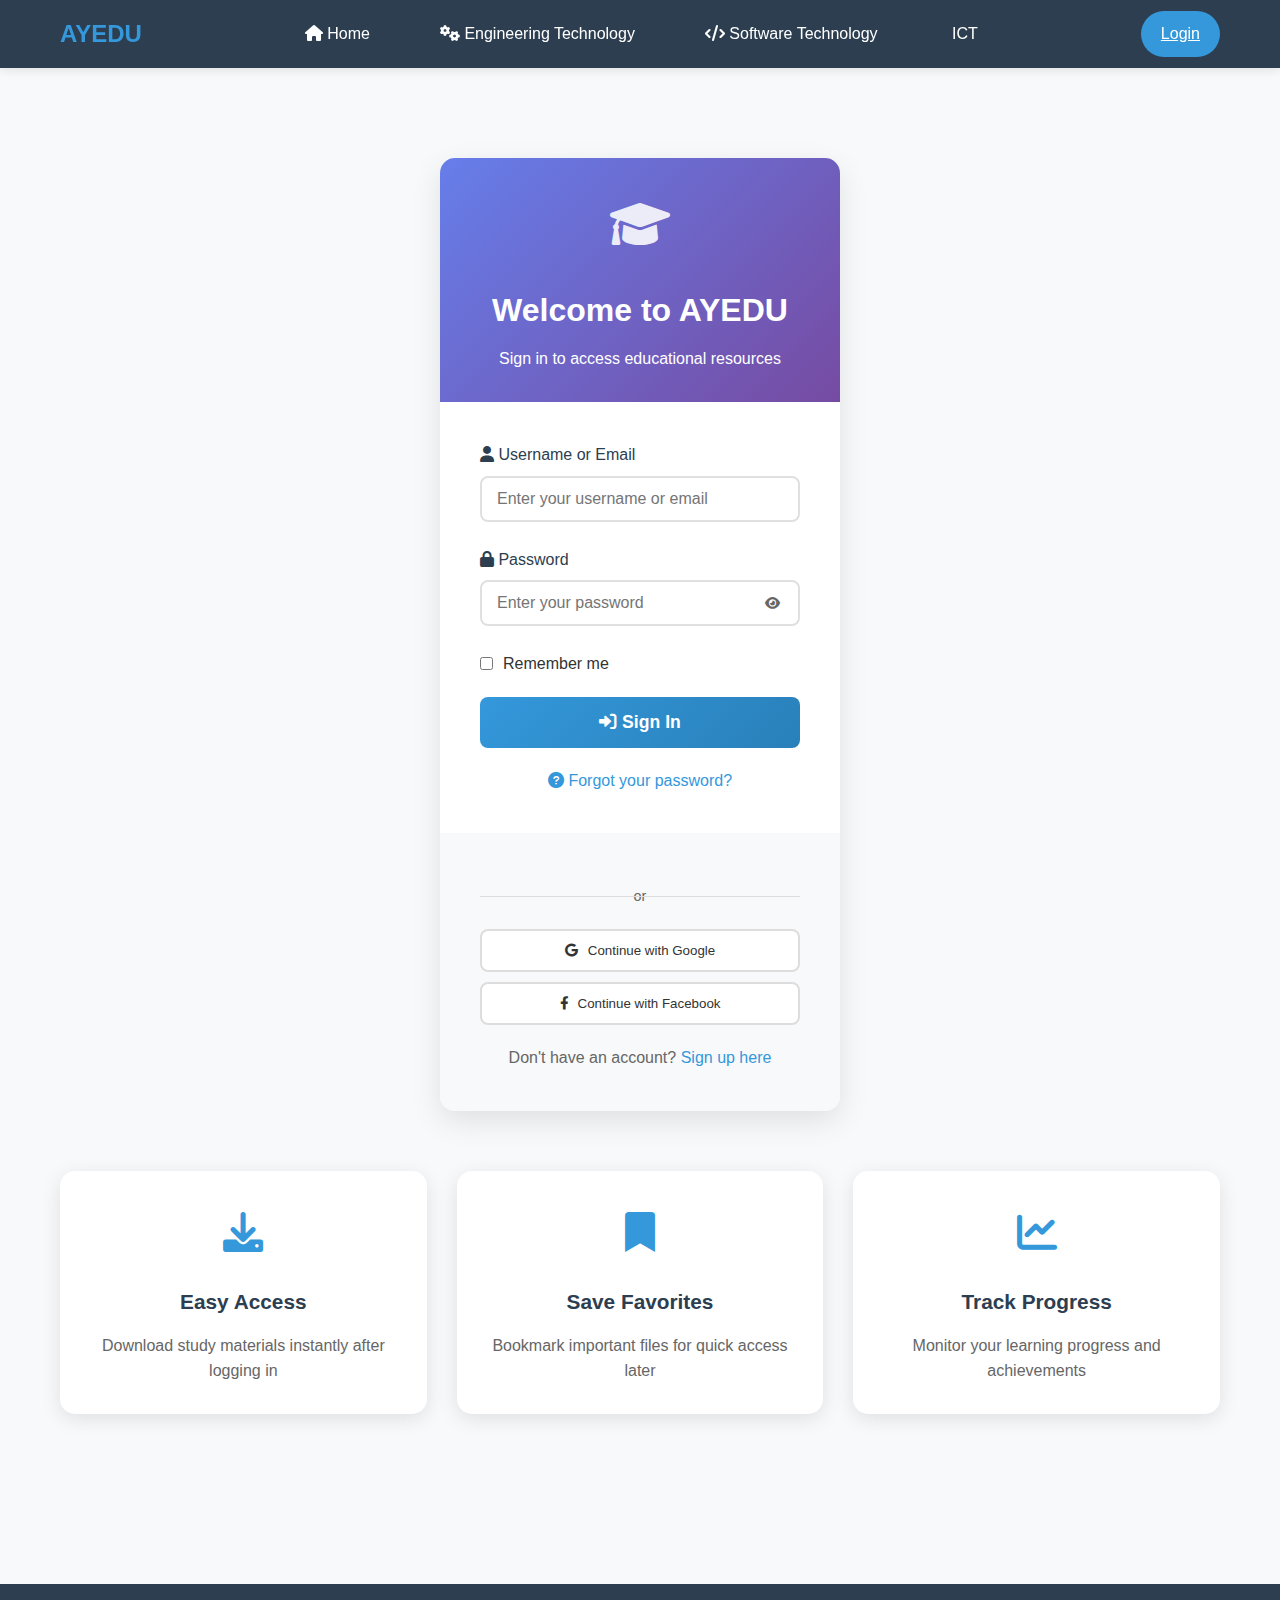
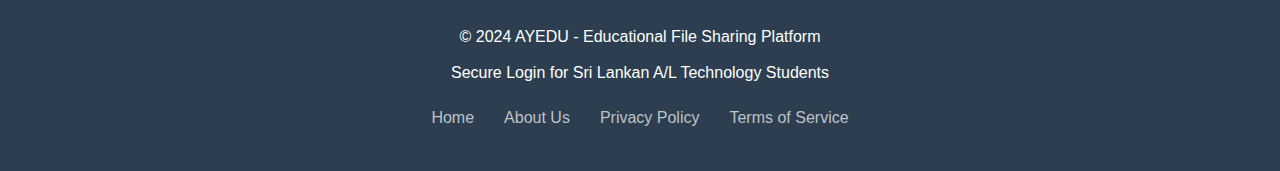
<file: login.html>
<!DOCTYPE html>
<html lang="en">
<head>
    <meta charset="UTF-8">
    <meta name="viewport" content="width=device-width, initial-scale=1.0">
    <title>Login - AYEDU</title>
    <link rel="stylesheet" href="styles.css">
    <link rel="stylesheet" href="https://cdnjs.cloudflare.com/ajax/libs/font-awesome/6.0.0/css/all.min.css">
</head>
<body>
    <!-- Navigation Bar -->
    <nav class="navbar">
        <div class="nav-container">
            <a href="index.html" class="logo">AYEDU</a>
            <ul class="nav-list">
                <li><a href="index.html"><i class="fas fa-home"></i> Home</a></li>
                <li><a href="et.html"><i class="fas fa-cogs"></i> Engineering Technology</a></li>
                <li><a href="sft.html"><i class="fas fa-code"></i> Software Technology</a></li>
                <li><a href="ict.html"><i class="fas fa-computer"></i> ICT</a></li>
            </ul>
            <div class="nav-right">
                <a href="login.html" class="btn active">Login</a>
            </div>
        </div>
    </nav>

    <!-- Main Content -->
    <div class="container">
        <!-- Login Form -->
        <div class="login-container fade-in-up">
            <div class="login-header">
                <div class="login-logo">
                    <i class="fas fa-graduation-cap"></i>
                </div>
                <h2>Welcome to AYEDU</h2>
                <p>Sign in to access educational resources</p>
            </div>
            
            <form class="login-form" id="loginForm" onsubmit="handleLogin(event)">
                <div class="form-group">
                    <label for="username">
                        <i class="fas fa-user"></i> Username or Email
                    </label>
                    <input 
                        type="text" 
                        id="username" 
                        name="username" 
                        class="form-control" 
                        placeholder="Enter your username or email"
                        required
                    >
                </div>
                
                <div class="form-group">
                    <label for="password">
                        <i class="fas fa-lock"></i> Password
                    </label>
                    <div class="password-input-container">
                        <input 
                            type="password" 
                            id="password" 
                            name="password" 
                            class="form-control" 
                            placeholder="Enter your password"
                            required
                        >
                        <button type="button" class="password-toggle" onclick="togglePassword()">
                            <i class="fas fa-eye" id="passwordToggleIcon"></i>
                        </button>
                    </div>
                </div>
                
                <div class="checkbox-group">
                    <input type="checkbox" id="remember" name="remember">
                    <label for="remember">Remember me</label>
                </div>
                
                <button type="submit" class="btn-primary">
                    <i class="fas fa-sign-in-alt"></i> Sign In
                </button>
                
                <div class="forgot-password">
                    <a href="#" onclick="showForgotPassword()">
                        <i class="fas fa-question-circle"></i> Forgot your password?
                    </a>
                </div>
            </form>
            
            <div class="login-footer">
                <div class="divider">
                    <span>or</span>
                </div>
                
                <div class="social-login">
                    <button class="social-btn google" onclick="socialLogin('google')">
                        <i class="fab fa-google"></i> Continue with Google
                    </button>
                    <button class="social-btn facebook" onclick="socialLogin('facebook')">
                        <i class="fab fa-facebook-f"></i> Continue with Facebook
                    </button>
                </div>
                
                <div class="signup-link">
                    <p>Don't have an account? <a href="#" onclick="showSignup()">Sign up here</a></p>
                </div>
            </div>
        </div>

        <!-- Features Section -->
        <div class="login-features">
            <div class="row">
                <div class="col-md-4">
                    <div class="feature-card">
                        <div class="feature-icon">
                            <i class="fas fa-download"></i>
                        </div>
                        <h3>Easy Access</h3>
                        <p>Download study materials instantly after logging in</p>
                    </div>
                </div>
                
                <div class="col-md-4">
                    <div class="feature-card">
                        <div class="feature-icon">
                            <i class="fas fa-bookmark"></i>
                        </div>
                        <h3>Save Favorites</h3>
                        <p>Bookmark important files for quick access later</p>
                    </div>
                </div>
                
                <div class="col-md-4">
                    <div class="feature-card">
                        <div class="feature-icon">
                            <i class="fas fa-chart-line"></i>
                        </div>
                        <h3>Track Progress</h3>
                        <p>Monitor your learning progress and achievements</p>
                    </div>
                </div>
            </div>
        </div>
    </div>

    <!-- Footer -->
    <footer class="footer">
        <p>&copy; 2024 AYEDU - Educational File Sharing Platform</p>
        <p>Secure Login for Sri Lankan A/L Technology Students</p>
        <div class="footer-links">
            <a href="index.html">Home</a>
            <a href="#about">About Us</a>
            <a href="#privacy">Privacy Policy</a>
            <a href="#terms">Terms of Service</a>
        </div>
    </footer>

    <script>
        // Handle login form submission
        function handleLogin(event) {
            event.preventDefault();
            
            const username = document.getElementById('username').value;
            const password = document.getElementById('password').value;
            const remember = document.getElementById('remember').checked;
            
            // Show loading state
            const submitBtn = event.target.querySelector('.btn-primary');
            const originalText = submitBtn.innerHTML;
            submitBtn.innerHTML = '<div class="loading"></div> Signing in...';
            submitBtn.disabled = true;
            
            // Simulate login process
            setTimeout(() => {
                // In a real application, this would make an API call
                if (username && password) {
                    alert(`Welcome ${username}!\n\nLogin successful. In a real implementation, you would be redirected to the dashboard.`);
                    
                    // Simulate successful login
                    if (remember) {
                        localStorage.setItem('ayedu_remember', 'true');
                    }
                    
                    // Redirect to home page
                    window.location.href = 'index.html';
                } else {
                    alert('Please enter both username and password.');
                }
                
                // Reset button
                submitBtn.innerHTML = originalText;
                submitBtn.disabled = false;
            }, 2000);
        }
        
        // Toggle password visibility
        function togglePassword() {
            const passwordInput = document.getElementById('password');
            const toggleIcon = document.getElementById('passwordToggleIcon');
            
            if (passwordInput.type === 'password') {
                passwordInput.type = 'text';
                toggleIcon.className = 'fas fa-eye-slash';
            } else {
                passwordInput.type = 'password';
                toggleIcon.className = 'fas fa-eye';
            }
        }
        
        // Show forgot password dialog
        function showForgotPassword() {
            const email = prompt('Enter your email address to reset your password:');
            if (email) {
                alert(`Password reset link has been sent to ${email}\n\nIn a real implementation, this would send an actual email.`);
            }
        }
        
        // Show signup dialog
        function showSignup() {
            alert('Sign up functionality would be implemented here.\n\nThis would typically redirect to a registration page or show a signup form.');
        }
        
        // Social login simulation
        function socialLogin(provider) {
            alert(`${provider.charAt(0).toUpperCase() + provider.slice(1)} login would be implemented here.\n\nThis would integrate with ${provider} OAuth API.`);
        }
        
        // Add animations on load
        document.addEventListener('DOMContentLoaded', function() {
            // Check if user should be remembered
            if (localStorage.getItem('ayedu_remember') === 'true') {
                document.getElementById('remember').checked = true;
            }
            
            // Add fade-in animation
            const loginContainer = document.querySelector('.login-container');
            setTimeout(() => {
                loginContainer.classList.add('fade-in-up');
            }, 100);
            
            // Add staggered animation to feature cards
            const featureCards = document.querySelectorAll('.feature-card');
            featureCards.forEach((card, index) => {
                setTimeout(() => {
                    card.classList.add('fade-in-up');
                }, 300 + (index * 100));
            });
        });
        
        // Form validation
        document.getElementById('username').addEventListener('input', function() {
            const value = this.value;
            if (value.includes('@') && !value.includes('.')) {
                this.setCustomValidity('Please enter a valid email address');
            } else {
                this.setCustomValidity('');
            }
        });
        
        // Enter key handling
        document.addEventListener('keypress', function(e) {
            if (e.key === 'Enter' && document.activeElement.tagName !== 'BUTTON') {
                document.getElementById('loginForm').dispatchEvent(new Event('submit'));
            }
        });
    </script>

    <style>
        .active {
            background-color: #3498db !important;
        }
        
        .login-logo {
            font-size: 3rem;
            margin-bottom: 20px;
            color: rgba(255, 255, 255, 0.9);
        }
        
        .password-input-container {
            position: relative;
        }
        
        .password-toggle {
            position: absolute;
            right: 15px;
            top: 50%;
            transform: translateY(-50%);
            background: none;
            border: none;
            color: #666;
            cursor: pointer;
            padding: 5px;
            transition: color 0.3s ease;
        }
        
        .password-toggle:hover {
            color: #3498db;
        }
        
        .login-footer {
            padding: 30px 40px 40px;
            background: #f8f9fa;
        }
        
        .divider {
            text-align: center;
            margin: 20px 0;
            position: relative;
        }
        
        .divider::before {
            content: '';
            position: absolute;
            top: 50%;
            left: 0;
            right: 0;
            height: 1px;
            background: #ddd;
        }
        
        .divider span {
            background: #f8f9fa;
            padding: 0 15px;
            color: #666;
            font-size: 0.9rem;
        }
        
        .social-login {
            display: flex;
            flex-direction: column;
            gap: 10px;
            margin-bottom: 20px;
        }
        
        .social-btn {
            display: flex;
            align-items: center;
            justify-content: center;
            gap: 10px;
            padding: 12px 20px;
            border: 2px solid #ddd;
            border-radius: 8px;
            background: white;
            color: #333;
            text-decoration: none;
            font-weight: 500;
            transition: all 0.3s ease;
            cursor: pointer;
        }
        
        .social-btn:hover {
            transform: translateY(-2px);
            box-shadow: 0 4px 15px rgba(0,0,0,0.1);
        }
        
        .social-btn.google:hover {
            border-color: #db4437;
            color: #db4437;
        }
        
        .social-btn.facebook:hover {
            border-color: #4267B2;
            color: #4267B2;
        }
        
        .signup-link {
            text-align: center;
            margin-top: 20px;
        }
        
        .signup-link p {
            color: #666;
            margin: 0;
        }
        
        .signup-link a {
            color: #3498db;
            text-decoration: none;
            font-weight: 500;
        }
        
        .signup-link a:hover {
            text-decoration: underline;
        }
        
        .login-features {
            margin-top: 60px;
        }
        
        .feature-card {
            text-align: center;
            padding: 30px 20px;
            background: white;
            border-radius: 15px;
            box-shadow: 0 5px 20px rgba(0,0,0,0.1);
            transition: all 0.3s ease;
            margin-bottom: 30px;
        }
        
        .feature-card:hover {
            transform: translateY(-5px);
            box-shadow: 0 10px 30px rgba(0,0,0,0.15);
        }
        
        .feature-icon {
            font-size: 2.5rem;
            color: #3498db;
            margin-bottom: 20px;
        }
        
        .feature-card h3 {
            color: #2c3e50;
            margin-bottom: 15px;
            font-size: 1.3rem;
        }
        
        .feature-card p {
            color: #666;
            line-height: 1.6;
            margin: 0;
        }
        
        @media screen and (max-width: 768px) {
            .login-form {
                padding: 30px 20px;
            }
            
            .login-footer {
                padding: 20px;
            }
            
            .social-login {
                gap: 15px;
            }
            
            .login-features .row {
                flex-direction: column;
            }
        }
        
        @media screen and (max-width: 480px) {
            .login-container {
                margin: 20px auto;
                max-width: 95%;
            }
            
            .login-header {
                padding: 20px;
            }
            
            .login-header h2 {
                font-size: 1.5rem;
            }
        }
    </style>
</body>
</html>
</file>
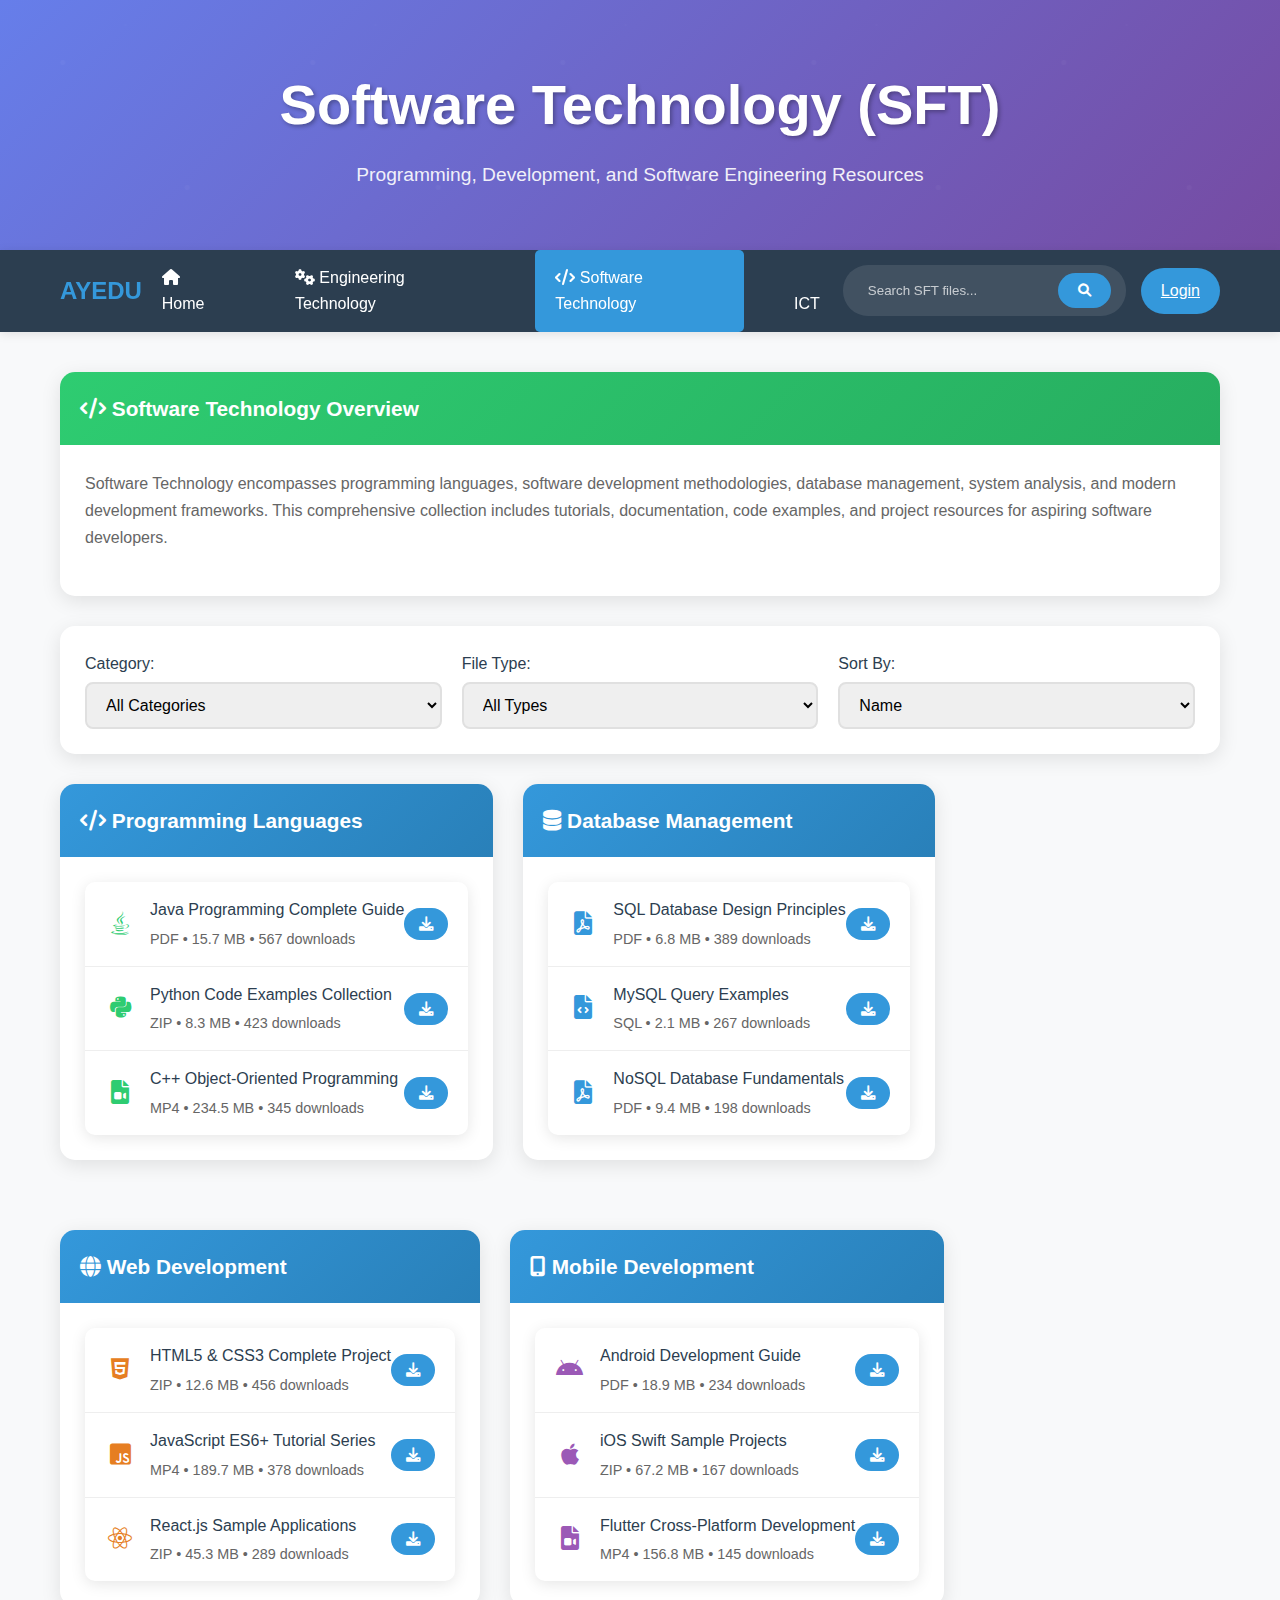
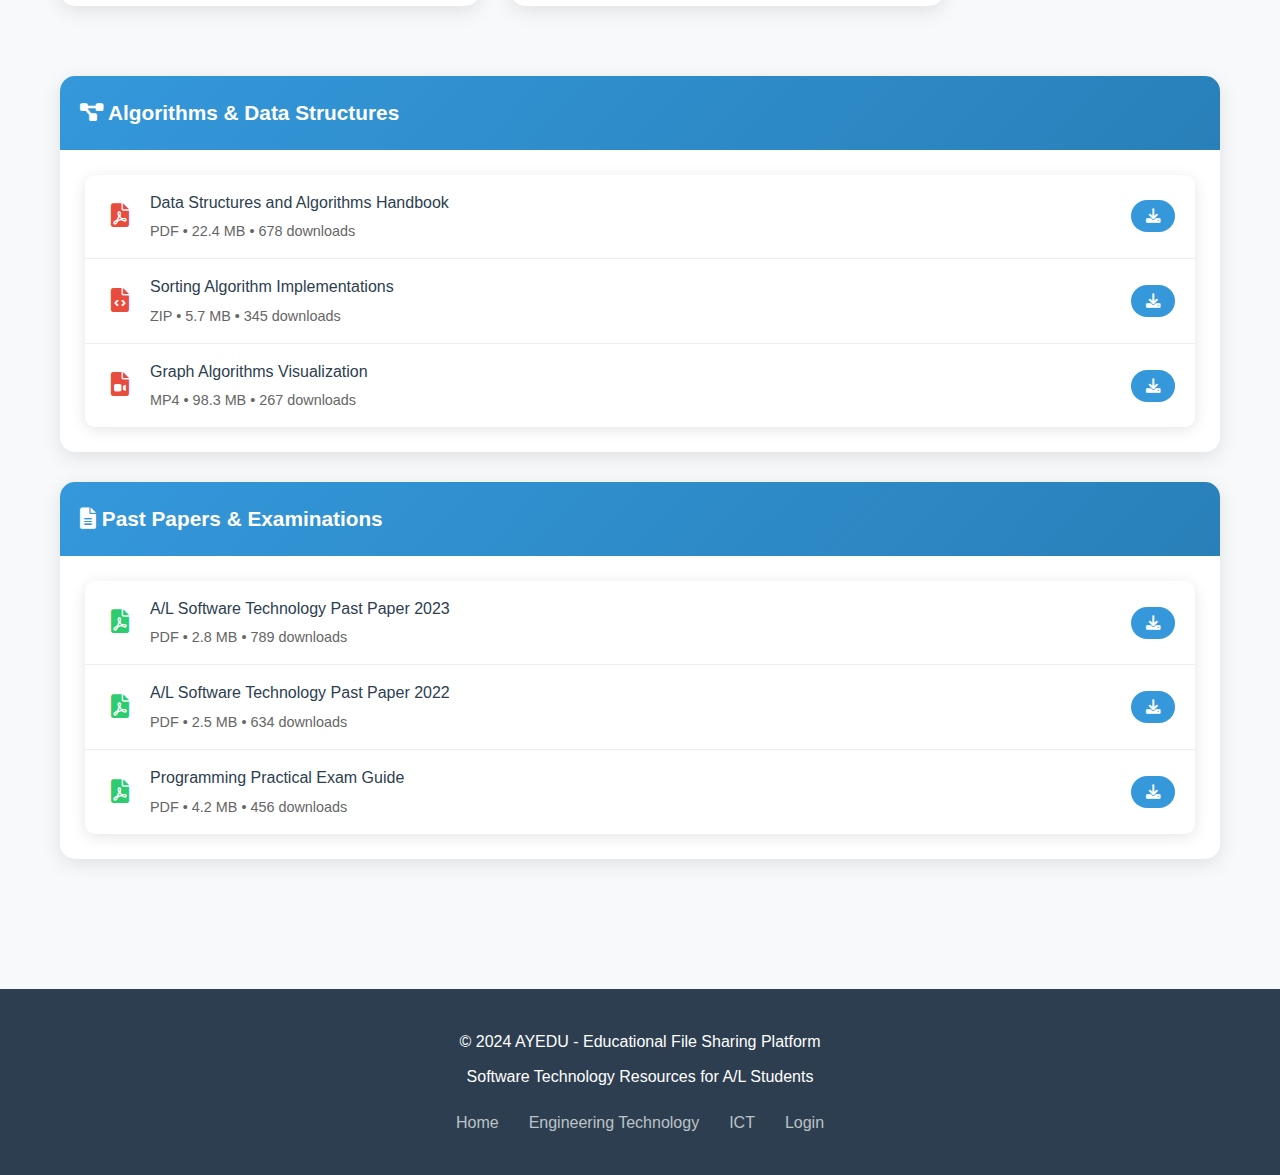
<file: sft.html>
<!DOCTYPE html>
<html lang="en">
<head>
    <meta charset="UTF-8">
    <meta name="viewport" content="width=device-width, initial-scale=1.0">
    <title>Software Technology (SFT) - AYEDU</title>
    <link rel="stylesheet" href="styles.css">
    <link rel="stylesheet" href="https://cdnjs.cloudflare.com/ajax/libs/font-awesome/6.0.0/css/all.min.css">
</head>
<body>
    <!-- Header Section -->
    <div class="header">
        <h1>Software Technology (SFT)</h1>
        <p>Programming, Development, and Software Engineering Resources</p>
    </div>

    <!-- Navigation Bar -->
    <nav class="navbar">
        <div class="nav-container">
            <a href="index.html" class="logo">AYEDU</a>
            <ul class="nav-list">
                <li><a href="index.html"><i class="fas fa-home"></i> Home</a></li>
                <li><a href="et.html"><i class="fas fa-cogs"></i> Engineering Technology</a></li>
                <li><a href="sft.html" class="active"><i class="fas fa-code"></i> Software Technology</a></li>
                <li><a href="ict.html"><i class="fas fa-computer"></i> ICT</a></li>
            </ul>
            <div class="nav-right">
                <div class="search-box">
                    <input type="text" placeholder="Search SFT files..." id="searchInput">
                    <button class="btn" onclick="searchFiles()"><i class="fas fa-search"></i></button>
                </div>
                <a href="login.html" class="btn">Login</a>
            </div>
        </div>
    </nav>

    <!-- Main Content -->
    <div class="container">
        <!-- Subject Overview -->
        <div class="card fade-in-up">
            <div class="card-header" style="background: linear-gradient(135deg, #2ecc71, #27ae60);">
                <i class="fas fa-code"></i> Software Technology Overview
            </div>
            <div class="card-body">
                <p class="card-text">
                    Software Technology encompasses programming languages, software development methodologies, database management, 
                    system analysis, and modern development frameworks. This comprehensive collection includes tutorials, 
                    documentation, code examples, and project resources for aspiring software developers.
                </p>
            </div>
        </div>

        <!-- Filter and Sort Options -->
        <div class="card">
            <div class="card-body">
                <div class="filter-controls">
                    <div class="filter-group">
                        <label for="categoryFilter">Category:</label>
                        <select id="categoryFilter" class="form-control" onchange="filterFiles()">
                            <option value="all">All Categories</option>
                            <option value="programming">Programming Languages</option>
                            <option value="database">Database Management</option>
                            <option value="web">Web Development</option>
                            <option value="mobile">Mobile Development</option>
                            <option value="algorithms">Algorithms & Data Structures</option>
                        </select>
                    </div>
                    <div class="filter-group">
                        <label for="typeFilter">File Type:</label>
                        <select id="typeFilter" class="form-control" onchange="filterFiles()">
                            <option value="all">All Types</option>
                            <option value="pdf">PDF Documents</option>
                            <option value="code">Code Files</option>
                            <option value="video">Video Tutorials</option>
                            <option value="project">Project Files</option>
                        </select>
                    </div>
                    <div class="filter-group">
                        <label for="sortBy">Sort By:</label>
                        <select id="sortBy" class="form-control" onchange="sortFiles()">
                            <option value="name">Name</option>
                            <option value="date">Date Added</option>
                            <option value="size">File Size</option>
                            <option value="downloads">Downloads</option>
                        </select>
                    </div>
                </div>
            </div>
        </div>

        <!-- File Categories -->
        <div class="row">
            <!-- Programming Languages -->
            <div class="col-md-6">
                <div class="card category-card" data-category="programming">
                    <div class="card-header">
                        <i class="fas fa-code"></i> Programming Languages
                    </div>
                    <div class="card-body">
                        <div class="file-list">
                            <div class="file-item" data-category="programming" data-type="pdf" data-date="2024-01-15">
                                <div class="file-icon" style="color: #2ecc71;">
                                    <i class="fab fa-java"></i>
                                </div>
                                <div class="file-info">
                                    <div class="file-name">Java Programming Complete Guide</div>
                                    <div class="file-meta">PDF • 15.7 MB • 567 downloads</div>
                                </div>
                                <button class="file-download" onclick="downloadFile('java-complete-guide.pdf')">
                                    <i class="fas fa-download"></i>
                                </button>
                            </div>
                            
                            <div class="file-item" data-category="programming" data-type="code" data-date="2024-01-12">
                                <div class="file-icon" style="color: #2ecc71;">
                                    <i class="fab fa-python"></i>
                                </div>
                                <div class="file-info">
                                    <div class="file-name">Python Code Examples Collection</div>
                                    <div class="file-meta">ZIP • 8.3 MB • 423 downloads</div>
                                </div>
                                <button class="file-download" onclick="downloadFile('python-examples.zip')">
                                    <i class="fas fa-download"></i>
                                </button>
                            </div>
                            
                            <div class="file-item" data-category="programming" data-type="video" data-date="2024-01-10">
                                <div class="file-icon" style="color: #2ecc71;">
                                    <i class="fas fa-file-video"></i>
                                </div>
                                <div class="file-info">
                                    <div class="file-name">C++ Object-Oriented Programming</div>
                                    <div class="file-meta">MP4 • 234.5 MB • 345 downloads</div>
                                </div>
                                <button class="file-download" onclick="downloadFile('cpp-oop-tutorial.mp4')">
                                    <i class="fas fa-download"></i>
                                </button>
                            </div>
                        </div>
                    </div>
                </div>
            </div>

            <!-- Database Management -->
            <div class="col-md-6">
                <div class="card category-card" data-category="database">
                    <div class="card-header">
                        <i class="fas fa-database"></i> Database Management
                    </div>
                    <div class="card-body">
                        <div class="file-list">
                            <div class="file-item" data-category="database" data-type="pdf" data-date="2024-01-14">
                                <div class="file-icon" style="color: #3498db;">
                                    <i class="fas fa-file-pdf"></i>
                                </div>
                                <div class="file-info">
                                    <div class="file-name">SQL Database Design Principles</div>
                                    <div class="file-meta">PDF • 6.8 MB • 389 downloads</div>
                                </div>
                                <button class="file-download" onclick="downloadFile('sql-design.pdf')">
                                    <i class="fas fa-download"></i>
                                </button>
                            </div>
                            
                            <div class="file-item" data-category="database" data-type="code" data-date="2024-01-11">
                                <div class="file-icon" style="color: #3498db;">
                                    <i class="fas fa-file-code"></i>
                                </div>
                                <div class="file-info">
                                    <div class="file-name">MySQL Query Examples</div>
                                    <div class="file-meta">SQL • 2.1 MB • 267 downloads</div>
                                </div>
                                <button class="file-download" onclick="downloadFile('mysql-queries.sql')">
                                    <i class="fas fa-download"></i>
                                </button>
                            </div>
                            
                            <div class="file-item" data-category="database" data-type="pdf" data-date="2024-01-08">
                                <div class="file-icon" style="color: #3498db;">
                                    <i class="fas fa-file-pdf"></i>
                                </div>
                                <div class="file-info">
                                    <div class="file-name">NoSQL Database Fundamentals</div>
                                    <div class="file-meta">PDF • 9.4 MB • 198 downloads</div>
                                </div>
                                <button class="file-download" onclick="downloadFile('nosql-fundamentals.pdf')">
                                    <i class="fas fa-download"></i>
                                </button>
                            </div>
                        </div>
                    </div>
                </div>
            </div>
        </div>

        <div class="row">
            <!-- Web Development -->
            <div class="col-md-6">
                <div class="card category-card" data-category="web">
                    <div class="card-header">
                        <i class="fas fa-globe"></i> Web Development
                    </div>
                    <div class="card-body">
                        <div class="file-list">
                            <div class="file-item" data-category="web" data-type="code" data-date="2024-01-13">
                                <div class="file-icon" style="color: #e67e22;">
                                    <i class="fab fa-html5"></i>
                                </div>
                                <div class="file-info">
                                    <div class="file-name">HTML5 & CSS3 Complete Project</div>
                                    <div class="file-meta">ZIP • 12.6 MB • 456 downloads</div>
                                </div>
                                <button class="file-download" onclick="downloadFile('html5-css3-project.zip')">
                                    <i class="fas fa-download"></i>
                                </button>
                            </div>
                            
                            <div class="file-item" data-category="web" data-type="video" data-date="2024-01-09">
                                <div class="file-icon" style="color: #e67e22;">
                                    <i class="fab fa-js-square"></i>
                                </div>
                                <div class="file-info">
                                    <div class="file-name">JavaScript ES6+ Tutorial Series</div>
                                    <div class="file-meta">MP4 • 189.7 MB • 378 downloads</div>
                                </div>
                                <button class="file-download" onclick="downloadFile('javascript-es6-tutorial.mp4')">
                                    <i class="fas fa-download"></i>
                                </button>
                            </div>
                            
                            <div class="file-item" data-category="web" data-type="project" data-date="2024-01-06">
                                <div class="file-icon" style="color: #e67e22;">
                                    <i class="fab fa-react"></i>
                                </div>
                                <div class="file-info">
                                    <div class="file-name">React.js Sample Applications</div>
                                    <div class="file-meta">ZIP • 45.3 MB • 289 downloads</div>
                                </div>
                                <button class="file-download" onclick="downloadFile('react-samples.zip')">
                                    <i class="fas fa-download"></i>
                                </button>
                            </div>
                        </div>
                    </div>
                </div>
            </div>

            <!-- Mobile Development -->
            <div class="col-md-6">
                <div class="card category-card" data-category="mobile">
                    <div class="card-header">
                        <i class="fas fa-mobile-alt"></i> Mobile Development
                    </div>
                    <div class="card-body">
                        <div class="file-list">
                            <div class="file-item" data-category="mobile" data-type="pdf" data-date="2024-01-12">
                                <div class="file-icon" style="color: #9b59b6;">
                                    <i class="fab fa-android"></i>
                                </div>
                                <div class="file-info">
                                    <div class="file-name">Android Development Guide</div>
                                    <div class="file-meta">PDF • 18.9 MB • 234 downloads</div>
                                </div>
                                <button class="file-download" onclick="downloadFile('android-dev-guide.pdf')">
                                    <i class="fas fa-download"></i>
                                </button>
                            </div>
                            
                            <div class="file-item" data-category="mobile" data-type="project" data-date="2024-01-07">
                                <div class="file-icon" style="color: #9b59b6;">
                                    <i class="fab fa-apple"></i>
                                </div>
                                <div class="file-info">
                                    <div class="file-name">iOS Swift Sample Projects</div>
                                    <div class="file-meta">ZIP • 67.2 MB • 167 downloads</div>
                                </div>
                                <button class="file-download" onclick="downloadFile('ios-swift-samples.zip')">
                                    <i class="fas fa-download"></i>
                                </button>
                            </div>
                            
                            <div class="file-item" data-category="mobile" data-type="video" data-date="2024-01-05">
                                <div class="file-icon" style="color: #9b59b6;">
                                    <i class="fas fa-file-video"></i>
                                </div>
                                <div class="file-info">
                                    <div class="file-name">Flutter Cross-Platform Development</div>
                                    <div class="file-meta">MP4 • 156.8 MB • 145 downloads</div>
                                </div>
                                <button class="file-download" onclick="downloadFile('flutter-tutorial.mp4')">
                                    <i class="fas fa-download"></i>
                                </button>
                            </div>
                        </div>
                    </div>
                </div>
            </div>
        </div>

        <!-- Algorithms & Data Structures -->
        <div class="card category-card" data-category="algorithms">
            <div class="card-header">
                <i class="fas fa-project-diagram"></i> Algorithms & Data Structures
            </div>
            <div class="card-body">
                <div class="file-list">
                    <div class="file-item" data-category="algorithms" data-type="pdf" data-date="2024-01-16">
                        <div class="file-icon" style="color: #e74c3c;">
                            <i class="fas fa-file-pdf"></i>
                        </div>
                        <div class="file-info">
                            <div class="file-name">Data Structures and Algorithms Handbook</div>
                            <div class="file-meta">PDF • 22.4 MB • 678 downloads</div>
                        </div>
                        <button class="file-download" onclick="downloadFile('dsa-handbook.pdf')">
                            <i class="fas fa-download"></i>
                        </button>
                    </div>
                    
                    <div class="file-item" data-category="algorithms" data-type="code" data-date="2024-01-14">
                        <div class="file-icon" style="color: #e74c3c;">
                            <i class="fas fa-file-code"></i>
                        </div>
                        <div class="file-info">
                            <div class="file-name">Sorting Algorithm Implementations</div>
                            <div class="file-meta">ZIP • 5.7 MB • 345 downloads</div>
                        </div>
                        <button class="file-download" onclick="downloadFile('sorting-algorithms.zip')">
                            <i class="fas fa-download"></i>
                        </button>
                    </div>
                    
                    <div class="file-item" data-category="algorithms" data-type="video" data-date="2024-01-11">
                        <div class="file-icon" style="color: #e74c3c;">
                            <i class="fas fa-file-video"></i>
                        </div>
                        <div class="file-info">
                            <div class="file-name">Graph Algorithms Visualization</div>
                            <div class="file-meta">MP4 • 98.3 MB • 267 downloads</div>
                        </div>
                        <button class="file-download" onclick="downloadFile('graph-algorithms.mp4')">
                            <i class="fas fa-download"></i>
                        </button>
                    </div>
                </div>
            </div>
        </div>

        <!-- Past Papers Section -->
        <div class="card">
            <div class="card-header">
                <i class="fas fa-file-alt"></i> Past Papers & Examinations
            </div>
            <div class="card-body">
                <div class="file-list">
                    <div class="file-item" data-category="exam" data-type="pdf" data-date="2024-01-16">
                        <div class="file-icon" style="color: #2ecc71;">
                            <i class="fas fa-file-pdf"></i>
                        </div>
                        <div class="file-info">
                            <div class="file-name">A/L Software Technology Past Paper 2023</div>
                            <div class="file-meta">PDF • 2.8 MB • 789 downloads</div>
                        </div>
                        <button class="file-download" onclick="downloadFile('sft-past-paper-2023.pdf')">
                            <i class="fas fa-download"></i>
                        </button>
                    </div>
                    
                    <div class="file-item" data-category="exam" data-type="pdf" data-date="2024-01-15">
                        <div class="file-icon" style="color: #2ecc71;">
                            <i class="fas fa-file-pdf"></i>
                        </div>
                        <div class="file-info">
                            <div class="file-name">A/L Software Technology Past Paper 2022</div>
                            <div class="file-meta">PDF • 2.5 MB • 634 downloads</div>
                        </div>
                        <button class="file-download" onclick="downloadFile('sft-past-paper-2022.pdf')">
                            <i class="fas fa-download"></i>
                        </button>
                    </div>
                    
                    <div class="file-item" data-category="exam" data-type="pdf" data-date="2024-01-14">
                        <div class="file-icon" style="color: #2ecc71;">
                            <i class="fas fa-file-pdf"></i>
                        </div>
                        <div class="file-info">
                            <div class="file-name">Programming Practical Exam Guide</div>
                            <div class="file-meta">PDF • 4.2 MB • 456 downloads</div>
                        </div>
                        <button class="file-download" onclick="downloadFile('sft-practical-guide.pdf')">
                            <i class="fas fa-download"></i>
                        </button>
                    </div>
                </div>
            </div>
        </div>
    </div>

    <!-- Footer -->
    <footer class="footer">
        <p>&copy; 2024 AYEDU - Educational File Sharing Platform</p>
        <p>Software Technology Resources for A/L Students</p>
        <div class="footer-links">
            <a href="index.html">Home</a>
            <a href="et.html">Engineering Technology</a>
            <a href="ict.html">ICT</a>
            <a href="login.html">Login</a>
        </div>
    </footer>

    <script>
        // File download simulation
        function downloadFile(filename) {
            alert(`Downloading: ${filename}\n\nIn a real implementation, this would initiate the file download.`);
        }

        // Search functionality
        function searchFiles() {
            const searchTerm = document.getElementById('searchInput').value.toLowerCase();
            if (searchTerm.trim() === '') {
                alert('Please enter a search term');
                return;
            }
            
            const fileItems = document.querySelectorAll('.file-item');
            let found = false;
            
            fileItems.forEach(item => {
                const fileName = item.querySelector('.file-name').textContent.toLowerCase();
                if (fileName.includes(searchTerm)) {
                    item.style.display = 'flex';
                    item.style.backgroundColor = '#fff3cd';
                    found = true;
                } else {
                    item.style.display = 'none';
                }
            });
            
            if (!found) {
                alert(`No files found matching: "${searchTerm}"`);
                showAllFiles();
            }
        }

        // Filter files by category and type
        function filterFiles() {
            const categoryFilter = document.getElementById('categoryFilter').value;
            const typeFilter = document.getElementById('typeFilter').value;
            const fileItems = document.querySelectorAll('.file-item');
            
            fileItems.forEach(item => {
                const category = item.getAttribute('data-category');
                const type = item.getAttribute('data-type');
                
                const categoryMatch = categoryFilter === 'all' || category === categoryFilter;
                const typeMatch = typeFilter === 'all' || type === typeFilter;
                
                if (categoryMatch && typeMatch) {
                    item.style.display = 'flex';
                    item.style.backgroundColor = '';
                } else {
                    item.style.display = 'none';
                }
            });
        }

        // Sort files
        function sortFiles() {
            const sortBy = document.getElementById('sortBy').value;
            const categories = document.querySelectorAll('.category-card');
            
            categories.forEach(category => {
                const fileList = category.querySelector('.file-list');
                const fileItems = Array.from(fileList.querySelectorAll('.file-item'));
                
                fileItems.sort((a, b) => {
                    switch(sortBy) {
                        case 'name':
                            return a.querySelector('.file-name').textContent.localeCompare(
                                b.querySelector('.file-name').textContent
                            );
                        case 'date':
                            return new Date(b.getAttribute('data-date')) - new Date(a.getAttribute('data-date'));
                        case 'size':
                            const sizeA = parseFloat(a.querySelector('.file-meta').textContent.match(/[\d.]+/)[0]);
                            const sizeB = parseFloat(b.querySelector('.file-meta').textContent.match(/[\d.]+/)[0]);
                            return sizeB - sizeA;
                        case 'downloads':
                            const downloadsA = parseInt(a.querySelector('.file-meta').textContent.match(/(\d+) downloads/)[1]);
                            const downloadsB = parseInt(b.querySelector('.file-meta').textContent.match(/(\d+) downloads/)[1]);
                            return downloadsB - downloadsA;
                        default:
                            return 0;
                    }
                });
                
                fileItems.forEach(item => fileList.appendChild(item));
            });
        }

        // Show all files
        function showAllFiles() {
            const fileItems = document.querySelectorAll('.file-item');
            fileItems.forEach(item => {
                item.style.display = 'flex';
                item.style.backgroundColor = '';
            });
        }

        // Enter key search
        document.getElementById('searchInput').addEventListener('keypress', function(e) {
            if (e.key === 'Enter') {
                searchFiles();
            }
        });

        // Add animations on load
        document.addEventListener('DOMContentLoaded', function() {
            const cards = document.querySelectorAll('.card');
            cards.forEach((card, index) => {
                setTimeout(() => {
                    card.classList.add('fade-in-up');
                }, index * 100);
            });
        });
    </script>

    <style>
        .active {
            background-color: #3498db !important;
        }
        
        .filter-controls {
            display: flex;
            gap: 20px;
            flex-wrap: wrap;
            align-items: end;
        }
        
        .filter-group {
            flex: 1;
            min-width: 150px;
        }
        
        .filter-group label {
            display: block;
            margin-bottom: 5px;
            font-weight: 500;
            color: #2c3e50;
        }
        
        .category-card {
            margin-bottom: 30px;
        }
        
        @media screen and (max-width: 768px) {
            .filter-controls {
                flex-direction: column;
            }
            
            .filter-group {
                width: 100%;
            }
        }
    </style>
</body>
</html>
</file>
<file: styles.css>
/* AYEDU - Educational File Sharing Platform Styles */

* {
  box-sizing: border-box;
  margin: 0;
  padding: 0;
}

body {
  font-family: 'Segoe UI', Tahoma, Geneva, Verdana, sans-serif;
  line-height: 1.6;
  color: #333;
  background-color: #f8f9fa;
}

/* Header Styles */
.header {
  background: linear-gradient(135deg, #667eea 0%, #764ba2 100%);
  color: white;
  padding: 60px 20px;
  text-align: center;
  position: relative;
  overflow: hidden;
}

.header::before {
  content: '';
  position: absolute;
  top: 0;
  left: 0;
  right: 0;
  bottom: 0;
  background: url('data:image/svg+xml,<svg xmlns="http://www.w3.org/2000/svg" viewBox="0 0 100 100"><defs><pattern id="grain" width="100" height="100" patternUnits="userSpaceOnUse"><circle cx="25" cy="25" r="1" fill="rgba(255,255,255,0.1)"/><circle cx="75" cy="75" r="1" fill="rgba(255,255,255,0.1)"/><circle cx="50" cy="10" r="0.5" fill="rgba(255,255,255,0.05)"/></pattern></defs><rect width="100" height="100" fill="url(%23grain)"/></svg>');
  opacity: 0.3;
}

.header h1 {
  font-size: 3.5rem;
  font-weight: 700;
  margin-bottom: 10px;
  position: relative;
  z-index: 1;
  text-shadow: 2px 2px 4px rgba(0,0,0,0.3);
}

.header p {
  font-size: 1.2rem;
  position: relative;
  z-index: 1;
  opacity: 0.9;
}

/* Navigation Styles */
.navbar {
  background-color: #2c3e50;
  box-shadow: 0 2px 10px rgba(0,0,0,0.1);
  position: sticky;
  top: 0;
  z-index: 100;
}

.nav-container {
  max-width: 1200px;
  margin: 0 auto;
  display: flex;
  justify-content: space-between;
  align-items: center;
  padding: 0 20px;
}

.logo {
  font-size: 1.5rem;
  font-weight: bold;
  color: #3498db;
  text-decoration: none;
  padding: 15px 0;
}

.nav-list {
  display: flex;
  list-style: none;
  gap: 30px;
}

.nav-list a {
  color: white;
  text-decoration: none;
  padding: 15px 20px;
  display: block;
  transition: all 0.3s ease;
  border-radius: 5px;
}

.nav-list a:hover {
  background-color: #3498db;
  transform: translateY(-2px);
}

.nav-right {
  display: flex;
  align-items: center;
  gap: 15px;
}

.search-box {
  display: flex;
  align-items: center;
  background: rgba(255,255,255,0.1);
  border-radius: 25px;
  padding: 8px 15px;
}

.search-box input {
  background: none;
  border: none;
  color: white;
  padding: 5px 10px;
  outline: none;
  width: 200px;
}

.search-box input::placeholder {
  color: rgba(255,255,255,0.7);
}

.btn {
  background-color: #3498db;
  color: white;
  border: none;
  padding: 10px 20px;
  border-radius: 25px;
  cursor: pointer;
  transition: all 0.3s ease;
  font-weight: 500;
}

.btn:hover {
  background-color: #2980b9;
  transform: translateY(-2px);
  box-shadow: 0 4px 15px rgba(52, 152, 219, 0.3);
}

/* Main Content Layout */
.container {
  max-width: 1200px;
  margin: 0 auto;
  padding: 40px 20px;
}

.row {
  display: flex;
  gap: 30px;
  margin-bottom: 40px;
}

.col-md-8 {
  flex: 2;
}

.col-md-4 {
  flex: 1;
}

/* Card Styles */
.card {
  background: white;
  border-radius: 15px;
  box-shadow: 0 5px 20px rgba(0,0,0,0.1);
  overflow: hidden;
  transition: all 0.3s ease;
  margin-bottom: 30px;
}

.card:hover {
  transform: translateY(-5px);
  box-shadow: 0 10px 30px rgba(0,0,0,0.15);
}

.card-header {
  background: linear-gradient(135deg, #3498db, #2980b9);
  color: white;
  padding: 20px;
  font-size: 1.3rem;
  font-weight: 600;
}

.card-body {
  padding: 25px;
}

.card-title {
  font-size: 1.5rem;
  margin-bottom: 15px;
  color: #2c3e50;
}

.card-text {
  color: #666;
  line-height: 1.7;
  margin-bottom: 20px;
}

/* Subject Cards */
.subject-grid {
  display: grid;
  grid-template-columns: repeat(auto-fit, minmax(300px, 1fr));
  gap: 30px;
  margin: 40px 0;
}

.subject-card {
  background: white;
  border-radius: 15px;
  overflow: hidden;
  box-shadow: 0 5px 20px rgba(0,0,0,0.1);
  transition: all 0.3s ease;
  cursor: pointer;
}

.subject-card:hover {
  transform: translateY(-10px);
  box-shadow: 0 15px 40px rgba(0,0,0,0.2);
}

.subject-card.et {
  border-top: 5px solid #e74c3c;
}

.subject-card.sft {
  border-top: 5px solid #2ecc71;
}

.subject-card.ict {
  border-top: 5px solid #f39c12;
}

.subject-icon {
  font-size: 3rem;
  text-align: center;
  padding: 30px 0 20px;
}

.subject-card.et .subject-icon {
  color: #e74c3c;
}

.subject-card.sft .subject-icon {
  color: #2ecc71;
}

.subject-card.ict .subject-icon {
  color: #f39c12;
}

.subject-title {
  font-size: 1.5rem;
  font-weight: 600;
  text-align: center;
  margin-bottom: 15px;
  color: #2c3e50;
}

.subject-description {
  padding: 0 25px 25px;
  color: #666;
  text-align: center;
  line-height: 1.6;
}

/* File List Styles */
.file-list {
  background: white;
  border-radius: 10px;
  overflow: hidden;
  box-shadow: 0 3px 15px rgba(0,0,0,0.1);
}

.file-item {
  display: flex;
  align-items: center;
  padding: 15px 20px;
  border-bottom: 1px solid #eee;
  transition: all 0.3s ease;
}

.file-item:hover {
  background-color: #f8f9fa;
}

.file-item:last-child {
  border-bottom: none;
}

.file-icon {
  font-size: 1.5rem;
  margin-right: 15px;
  width: 30px;
  text-align: center;
}

.file-info {
  flex: 1;
}

.file-name {
  font-weight: 500;
  color: #2c3e50;
  margin-bottom: 5px;
}

.file-meta {
  font-size: 0.9rem;
  color: #666;
}

.file-download {
  background-color: #3498db;
  color: white;
  border: none;
  padding: 8px 15px;
  border-radius: 20px;
  cursor: pointer;
  transition: all 0.3s ease;
  font-size: 0.9rem;
}

.file-download:hover {
  background-color: #2980b9;
  transform: scale(1.05);
}

/* Login Form Styles */
.login-container {
  max-width: 400px;
  margin: 50px auto;
  background: white;
  border-radius: 15px;
  box-shadow: 0 10px 30px rgba(0,0,0,0.1);
  overflow: hidden;
}

.login-header {
  background: linear-gradient(135deg, #667eea 0%, #764ba2 100%);
  color: white;
  padding: 30px;
  text-align: center;
}

.login-header h2 {
  font-size: 2rem;
  margin-bottom: 10px;
}

.login-form {
  padding: 40px;
}

.form-group {
  margin-bottom: 25px;
}

.form-group label {
  display: block;
  margin-bottom: 8px;
  font-weight: 500;
  color: #2c3e50;
}

.form-control {
  width: 100%;
  padding: 12px 15px;
  border: 2px solid #e0e0e0;
  border-radius: 8px;
  font-size: 1rem;
  transition: all 0.3s ease;
}

.form-control:focus {
  outline: none;
  border-color: #3498db;
  box-shadow: 0 0 0 3px rgba(52, 152, 219, 0.1);
}

.btn-primary {
  background: linear-gradient(135deg, #3498db, #2980b9);
  color: white;
  border: none;
  padding: 15px;
  border-radius: 8px;
  font-size: 1.1rem;
  font-weight: 600;
  cursor: pointer;
  transition: all 0.3s ease;
  width: 100%;
}

.btn-primary:hover {
  transform: translateY(-2px);
  box-shadow: 0 5px 15px rgba(52, 152, 219, 0.3);
}

.checkbox-group {
  display: flex;
  align-items: center;
  gap: 10px;
  margin: 20px 0;
}

.forgot-password {
  text-align: center;
  margin-top: 20px;
}

.forgot-password a {
  color: #3498db;
  text-decoration: none;
}

.forgot-password a:hover {
  text-decoration: underline;
}

/* Footer Styles */
.footer {
  background-color: #2c3e50;
  color: white;
  text-align: center;
  padding: 40px 20px;
  margin-top: 60px;
}

.footer p {
  margin-bottom: 10px;
}

.footer-links {
  display: flex;
  justify-content: center;
  gap: 30px;
  margin-top: 20px;
}

.footer-links a {
  color: #bdc3c7;
  text-decoration: none;
  transition: color 0.3s ease;
}

.footer-links a:hover {
  color: #3498db;
}

/* Responsive Design */
@media screen and (max-width: 768px) {
  .header h1 {
    font-size: 2.5rem;
  }
  
  .nav-container {
    flex-direction: column;
    padding: 10px;
  }
  
  .nav-list {
    flex-direction: column;
    width: 100%;
    gap: 0;
  }
  
  .nav-list a {
    text-align: center;
    border-bottom: 1px solid rgba(255,255,255,0.1);
  }
  
  .search-box {
    margin-top: 15px;
    width: 100%;
  }
  
  .search-box input {
    width: 100%;
  }
  
  .row {
    flex-direction: column;
  }
  
  .subject-grid {
    grid-template-columns: 1fr;
  }
  
  .container {
    padding: 20px 15px;
  }
}

@media screen and (max-width: 480px) {
  .header {
    padding: 40px 15px;
  }
  
  .header h1 {
    font-size: 2rem;
  }
  
  .login-form {
    padding: 30px 20px;
  }
}

/* Utility Classes */
.text-center {
  text-align: center;
}

.mb-4 {
  margin-bottom: 2rem;
}

.mt-4 {
  margin-top: 2rem;
}

.hidden {
  display: none;
}

/* Animation Classes */
@keyframes fadeInUp {
  from {
    opacity: 0;
    transform: translateY(30px);
  }
  to {
    opacity: 1;
    transform: translateY(0);
  }
}

.fade-in-up {
  animation: fadeInUp 0.6s ease-out;
}

/* Loading Animation */
.loading {
  display: inline-block;
  width: 20px;
  height: 20px;
  border: 3px solid rgba(255,255,255,.3);
  border-radius: 50%;
  border-top-color: #fff;
  animation: spin 1s ease-in-out infinite;
}

@keyframes spin {
  to { transform: rotate(360deg); }
}
</file>
